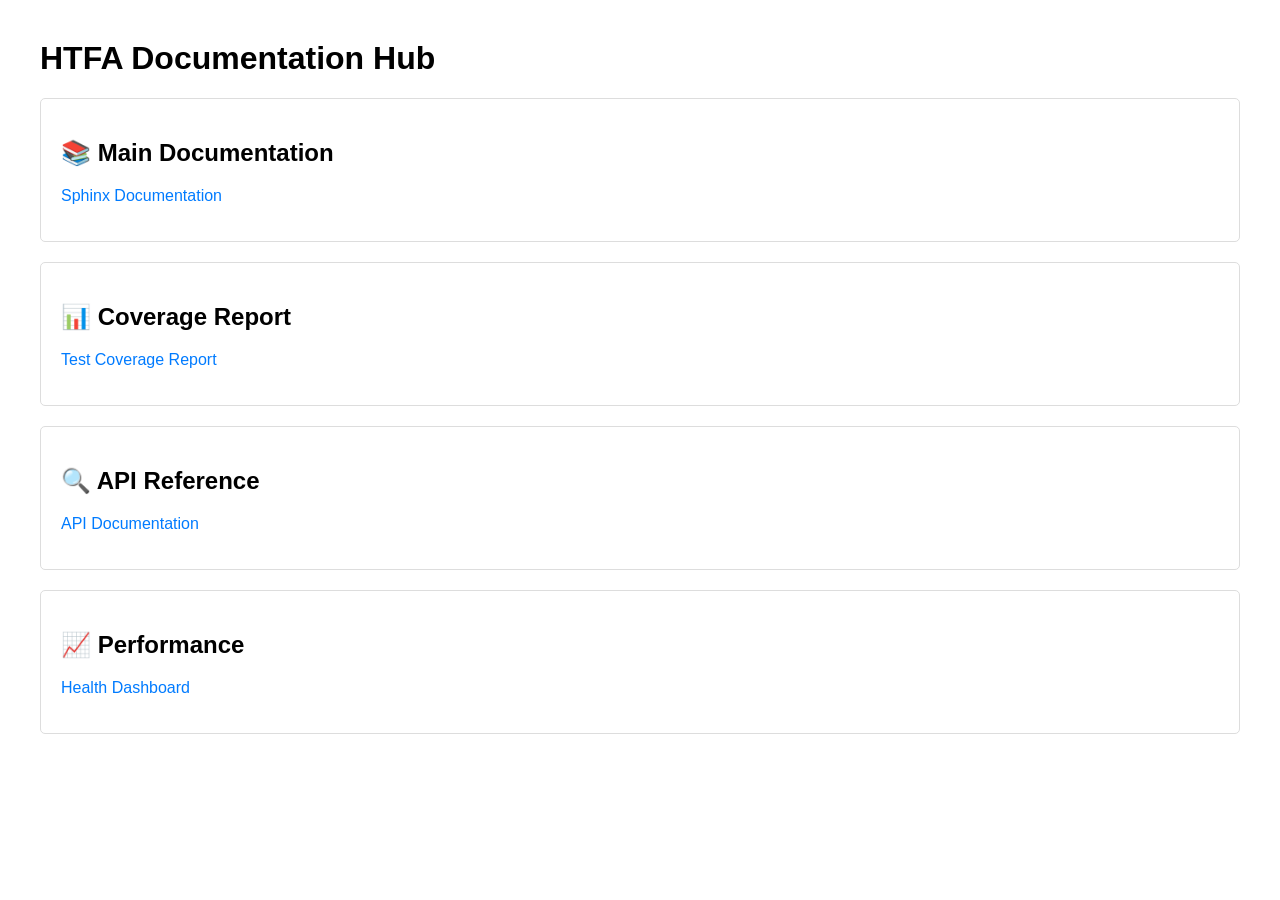
<file: index.html>
<!DOCTYPE html>
<html>
<head>
    <title>HTFA Documentation Hub</title>
    <style>
        body { font-family: Arial, sans-serif; margin: 40px; }
        .doc-section { 
            margin: 20px 0; 
            padding: 20px; 
            border: 1px solid #ddd; 
            border-radius: 5px;
        }
        a { color: #007bff; text-decoration: none; }
        a:hover { text-decoration: underline; }
    </style>
</head>
<body>
    <h1>HTFA Documentation Hub</h1>
    
    <div class="doc-section">
        <h2>📚 Main Documentation</h2>
        <p><a href="html/index.html">Sphinx Documentation</a></p>
    </div>
    
    <div class="doc-section">
        <h2>📊 Coverage Report</h2>
        <p><a href="coverage/index.html">Test Coverage Report</a></p>
    </div>
    
    <div class="doc-section">
        <h2>🔍 API Reference</h2>
        <p><a href="html/api/modules.html">API Documentation</a></p>
    </div>
    
    <div class="doc-section">
        <h2>📈 Performance</h2>
        <p><a href="../../../monitoring/health-dashboard.html">Health Dashboard</a></p>
    </div>
</body>
</html>
</file>
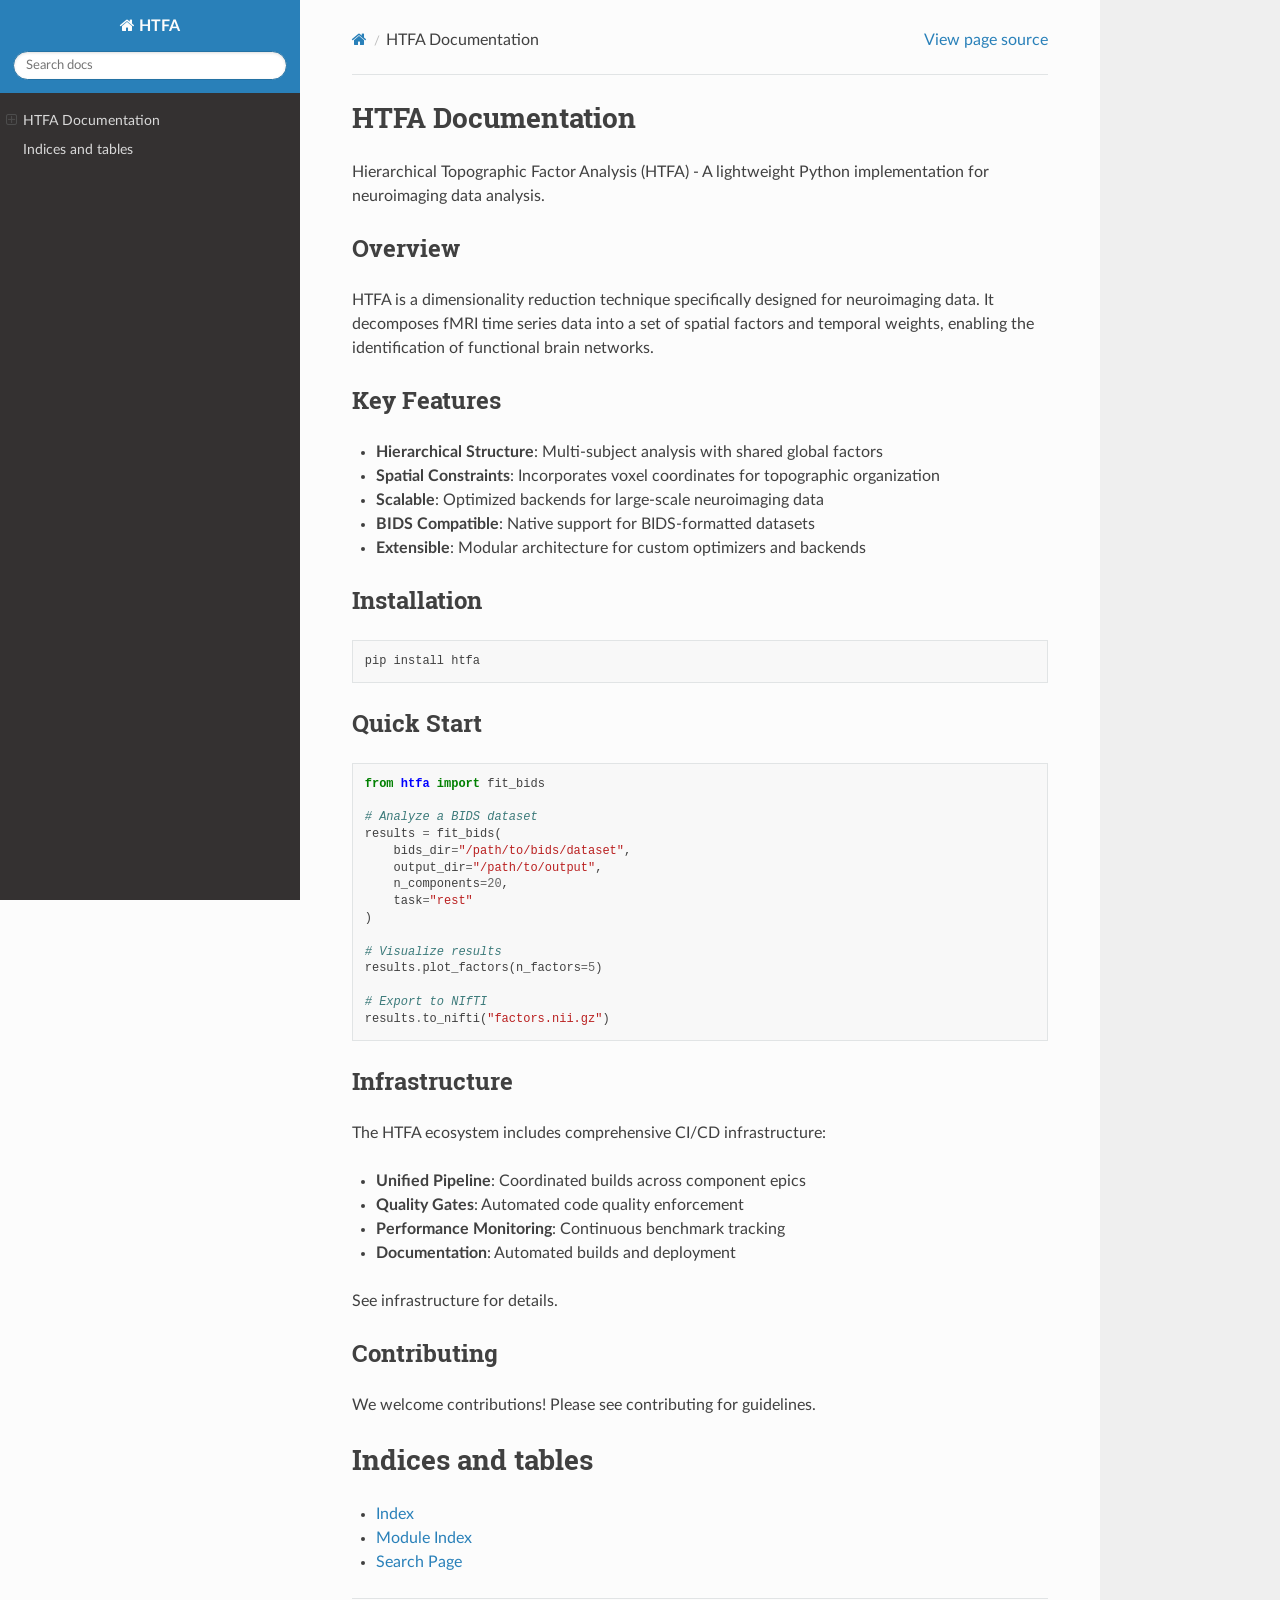
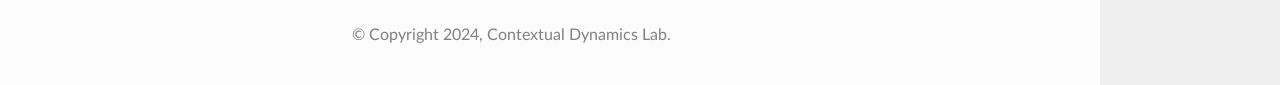
<file: html/index.html>
<!DOCTYPE html>
<html class="writer-html5" lang="en" data-content_root="./">
<head>
  <meta charset="utf-8" /><meta name="viewport" content="width=device-width, initial-scale=1" />

  <meta name="viewport" content="width=device-width, initial-scale=1.0" />
  <title>HTFA Documentation &mdash; HTFA Documentation</title>
      <link rel="stylesheet" type="text/css" href="_static/pygments.css?v=b86133f3" />
      <link rel="stylesheet" type="text/css" href="_static/css/theme.css?v=e59714d7" />

  
      <script src="_static/jquery.js?v=5d32c60e"></script>
      <script src="_static/_sphinx_javascript_frameworks_compat.js?v=2cd50e6c"></script>
      <script src="_static/documentation_options.js?v=01f34227"></script>
      <script src="_static/doctools.js?v=9a2dae69"></script>
      <script src="_static/sphinx_highlight.js?v=dc90522c"></script>
    <script src="_static/js/theme.js"></script>
    <link rel="index" title="Index" href="genindex.html" />
    <link rel="search" title="Search" href="search.html" /> 
</head>

<body class="wy-body-for-nav"> 
  <div class="wy-grid-for-nav">
    <nav data-toggle="wy-nav-shift" class="wy-nav-side">
      <div class="wy-side-scroll">
        <div class="wy-side-nav-search" >

          
          
          <a href="#" class="icon icon-home">
            HTFA
          </a>
<div role="search">
  <form id="rtd-search-form" class="wy-form" action="search.html" method="get">
    <input type="text" name="q" placeholder="Search docs" aria-label="Search docs" />
    <input type="hidden" name="check_keywords" value="yes" />
    <input type="hidden" name="area" value="default" />
  </form>
</div>
        </div><div class="wy-menu wy-menu-vertical" data-spy="affix" role="navigation" aria-label="Navigation menu">
              <!-- Local TOC -->
              <div class="local-toc"><ul>
<li><a class="reference internal" href="#">HTFA Documentation</a><ul>
<li><a class="reference internal" href="#overview">Overview</a></li>
<li><a class="reference internal" href="#key-features">Key Features</a></li>
<li><a class="reference internal" href="#installation">Installation</a></li>
<li><a class="reference internal" href="#quick-start">Quick Start</a></li>
<li><a class="reference internal" href="#infrastructure">Infrastructure</a></li>
<li><a class="reference internal" href="#contributing">Contributing</a></li>
</ul>
</li>
<li><a class="reference internal" href="#indices-and-tables">Indices and tables</a></li>
</ul>
</div>
        </div>
      </div>
    </nav>

    <section data-toggle="wy-nav-shift" class="wy-nav-content-wrap"><nav class="wy-nav-top" aria-label="Mobile navigation menu" >
          <i data-toggle="wy-nav-top" class="fa fa-bars"></i>
          <a href="#">HTFA</a>
      </nav>

      <div class="wy-nav-content">
        <div class="rst-content style-external-links">
          <div role="navigation" aria-label="Page navigation">
  <ul class="wy-breadcrumbs">
      <li><a href="#" class="icon icon-home" aria-label="Home"></a></li>
      <li class="breadcrumb-item active">HTFA Documentation</li>
      <li class="wy-breadcrumbs-aside">
            <a href="_sources/index.rst.txt" rel="nofollow"> View page source</a>
      </li>
  </ul>
  <hr/>
</div>
          <div role="main" class="document" itemscope="itemscope" itemtype="http://schema.org/Article">
           <div itemprop="articleBody">
             
  <section id="htfa-documentation">
<h1>HTFA Documentation<a class="headerlink" href="#htfa-documentation" title="Link to this heading"></a></h1>
<p>Hierarchical Topographic Factor Analysis (HTFA) - A lightweight Python implementation for neuroimaging data analysis.</p>
<div class="toctree-wrapper compound">
</div>
<section id="overview">
<h2>Overview<a class="headerlink" href="#overview" title="Link to this heading"></a></h2>
<p>HTFA is a dimensionality reduction technique specifically designed for neuroimaging data. It decomposes fMRI time series data into a set of spatial factors and temporal weights, enabling the identification of functional brain networks.</p>
</section>
<section id="key-features">
<h2>Key Features<a class="headerlink" href="#key-features" title="Link to this heading"></a></h2>
<ul class="simple">
<li><p><strong>Hierarchical Structure</strong>: Multi-subject analysis with shared global factors</p></li>
<li><p><strong>Spatial Constraints</strong>: Incorporates voxel coordinates for topographic organization</p></li>
<li><p><strong>Scalable</strong>: Optimized backends for large-scale neuroimaging data</p></li>
<li><p><strong>BIDS Compatible</strong>: Native support for BIDS-formatted datasets</p></li>
<li><p><strong>Extensible</strong>: Modular architecture for custom optimizers and backends</p></li>
</ul>
</section>
<section id="installation">
<h2>Installation<a class="headerlink" href="#installation" title="Link to this heading"></a></h2>
<div class="highlight-bash notranslate"><div class="highlight"><pre><span></span>pip<span class="w"> </span>install<span class="w"> </span>htfa
</pre></div>
</div>
</section>
<section id="quick-start">
<h2>Quick Start<a class="headerlink" href="#quick-start" title="Link to this heading"></a></h2>
<div class="highlight-python notranslate"><div class="highlight"><pre><span></span><span class="kn">from</span><span class="w"> </span><span class="nn">htfa</span><span class="w"> </span><span class="kn">import</span> <span class="n">fit_bids</span>

<span class="c1"># Analyze a BIDS dataset</span>
<span class="n">results</span> <span class="o">=</span> <span class="n">fit_bids</span><span class="p">(</span>
    <span class="n">bids_dir</span><span class="o">=</span><span class="s2">&quot;/path/to/bids/dataset&quot;</span><span class="p">,</span>
    <span class="n">output_dir</span><span class="o">=</span><span class="s2">&quot;/path/to/output&quot;</span><span class="p">,</span>
    <span class="n">n_components</span><span class="o">=</span><span class="mi">20</span><span class="p">,</span>
    <span class="n">task</span><span class="o">=</span><span class="s2">&quot;rest&quot;</span>
<span class="p">)</span>

<span class="c1"># Visualize results</span>
<span class="n">results</span><span class="o">.</span><span class="n">plot_factors</span><span class="p">(</span><span class="n">n_factors</span><span class="o">=</span><span class="mi">5</span><span class="p">)</span>

<span class="c1"># Export to NIfTI</span>
<span class="n">results</span><span class="o">.</span><span class="n">to_nifti</span><span class="p">(</span><span class="s2">&quot;factors.nii.gz&quot;</span><span class="p">)</span>
</pre></div>
</div>
</section>
<section id="infrastructure">
<h2>Infrastructure<a class="headerlink" href="#infrastructure" title="Link to this heading"></a></h2>
<p>The HTFA ecosystem includes comprehensive CI/CD infrastructure:</p>
<ul class="simple">
<li><p><strong>Unified Pipeline</strong>: Coordinated builds across component epics</p></li>
<li><p><strong>Quality Gates</strong>: Automated code quality enforcement</p></li>
<li><p><strong>Performance Monitoring</strong>: Continuous benchmark tracking</p></li>
<li><p><strong>Documentation</strong>: Automated builds and deployment</p></li>
</ul>
<p>See <span class="xref std std-doc">infrastructure</span> for details.</p>
</section>
<section id="contributing">
<h2>Contributing<a class="headerlink" href="#contributing" title="Link to this heading"></a></h2>
<p>We welcome contributions! Please see <span class="xref std std-doc">contributing</span> for guidelines.</p>
</section>
</section>
<section id="indices-and-tables">
<h1>Indices and tables<a class="headerlink" href="#indices-and-tables" title="Link to this heading"></a></h1>
<ul class="simple">
<li><p><a class="reference internal" href="genindex.html"><span class="std std-ref">Index</span></a></p></li>
<li><p><a class="reference internal" href="py-modindex.html"><span class="std std-ref">Module Index</span></a></p></li>
<li><p><a class="reference internal" href="search.html"><span class="std std-ref">Search Page</span></a></p></li>
</ul>
</section>


           </div>
          </div>
          <footer>

  <hr/>

  <div role="contentinfo">
    <p>&#169; Copyright 2024, Contextual Dynamics Lab.</p>
  </div>

   

</footer>
        </div>
      </div>
    </section>
  </div>
  <script>
      jQuery(function () {
          SphinxRtdTheme.Navigation.enable(true);
      });
  </script> 

</body>
</html>
</file>
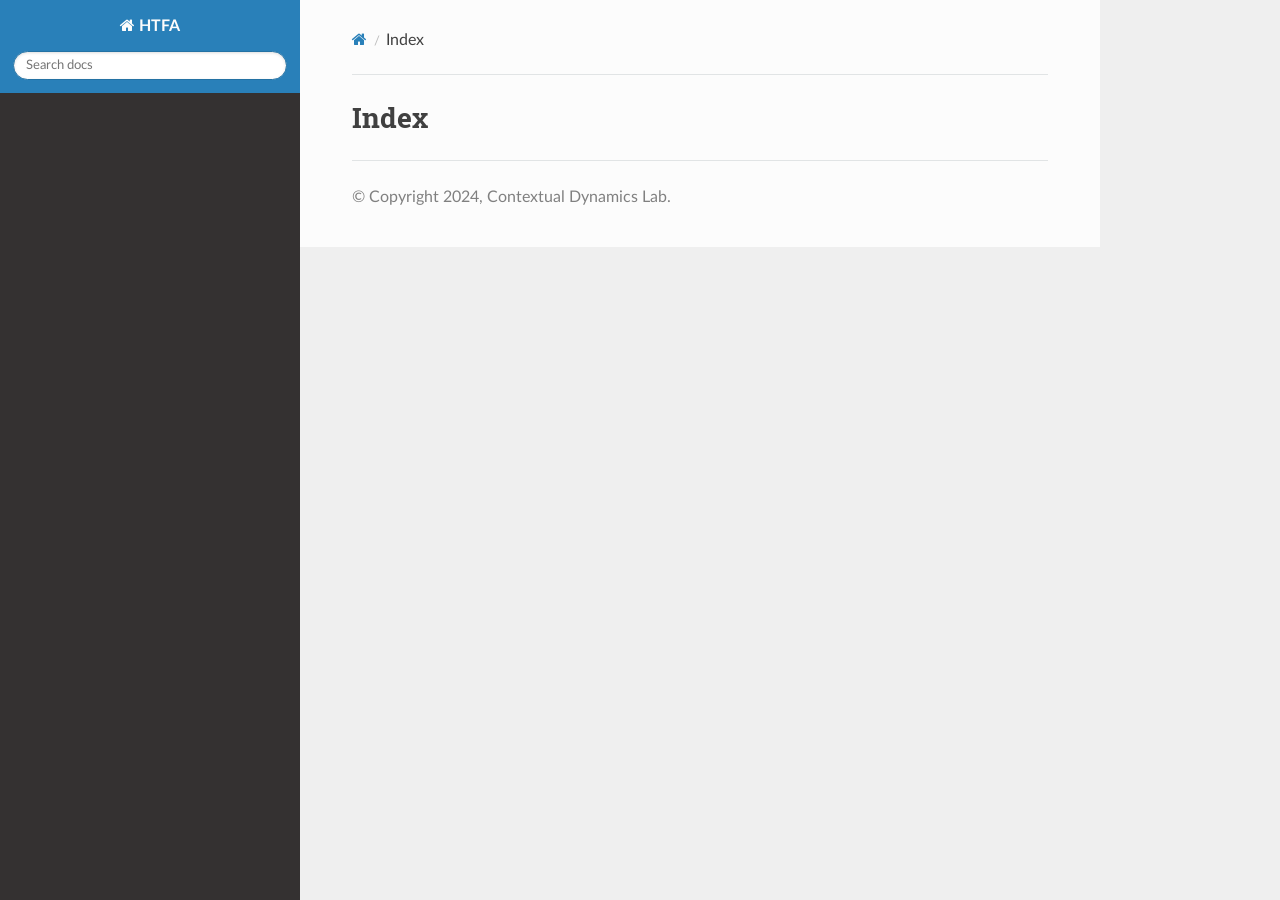
<file: html/genindex.html>
<!DOCTYPE html>
<html class="writer-html5" lang="en" data-content_root="./">
<head>
  <meta charset="utf-8" />
  <meta name="viewport" content="width=device-width, initial-scale=1.0" />
  <title>Index &mdash; HTFA Documentation</title>
      <link rel="stylesheet" type="text/css" href="_static/pygments.css?v=b86133f3" />
      <link rel="stylesheet" type="text/css" href="_static/css/theme.css?v=e59714d7" />

  
      <script src="_static/jquery.js?v=5d32c60e"></script>
      <script src="_static/_sphinx_javascript_frameworks_compat.js?v=2cd50e6c"></script>
      <script src="_static/documentation_options.js?v=01f34227"></script>
      <script src="_static/doctools.js?v=9a2dae69"></script>
      <script src="_static/sphinx_highlight.js?v=dc90522c"></script>
    <script src="_static/js/theme.js"></script>
    <link rel="index" title="Index" href="#" />
    <link rel="search" title="Search" href="search.html" /> 
</head>

<body class="wy-body-for-nav"> 
  <div class="wy-grid-for-nav">
    <nav data-toggle="wy-nav-shift" class="wy-nav-side">
      <div class="wy-side-scroll">
        <div class="wy-side-nav-search" >

          
          
          <a href="index.html" class="icon icon-home">
            HTFA
          </a>
<div role="search">
  <form id="rtd-search-form" class="wy-form" action="search.html" method="get">
    <input type="text" name="q" placeholder="Search docs" aria-label="Search docs" />
    <input type="hidden" name="check_keywords" value="yes" />
    <input type="hidden" name="area" value="default" />
  </form>
</div>
        </div><div class="wy-menu wy-menu-vertical" data-spy="affix" role="navigation" aria-label="Navigation menu">
              <!-- Local TOC -->
              <div class="local-toc"></div>
        </div>
      </div>
    </nav>

    <section data-toggle="wy-nav-shift" class="wy-nav-content-wrap"><nav class="wy-nav-top" aria-label="Mobile navigation menu" >
          <i data-toggle="wy-nav-top" class="fa fa-bars"></i>
          <a href="index.html">HTFA</a>
      </nav>

      <div class="wy-nav-content">
        <div class="rst-content style-external-links">
          <div role="navigation" aria-label="Page navigation">
  <ul class="wy-breadcrumbs">
      <li><a href="index.html" class="icon icon-home" aria-label="Home"></a></li>
      <li class="breadcrumb-item active">Index</li>
      <li class="wy-breadcrumbs-aside">
      </li>
  </ul>
  <hr/>
</div>
          <div role="main" class="document" itemscope="itemscope" itemtype="http://schema.org/Article">
           <div itemprop="articleBody">
             

<h1 id="index">Index</h1>

<div class="genindex-jumpbox">
 
</div>


           </div>
          </div>
          <footer>

  <hr/>

  <div role="contentinfo">
    <p>&#169; Copyright 2024, Contextual Dynamics Lab.</p>
  </div>

   

</footer>
        </div>
      </div>
    </section>
  </div>
  <script>
      jQuery(function () {
          SphinxRtdTheme.Navigation.enable(true);
      });
  </script> 

</body>
</html>
</file>
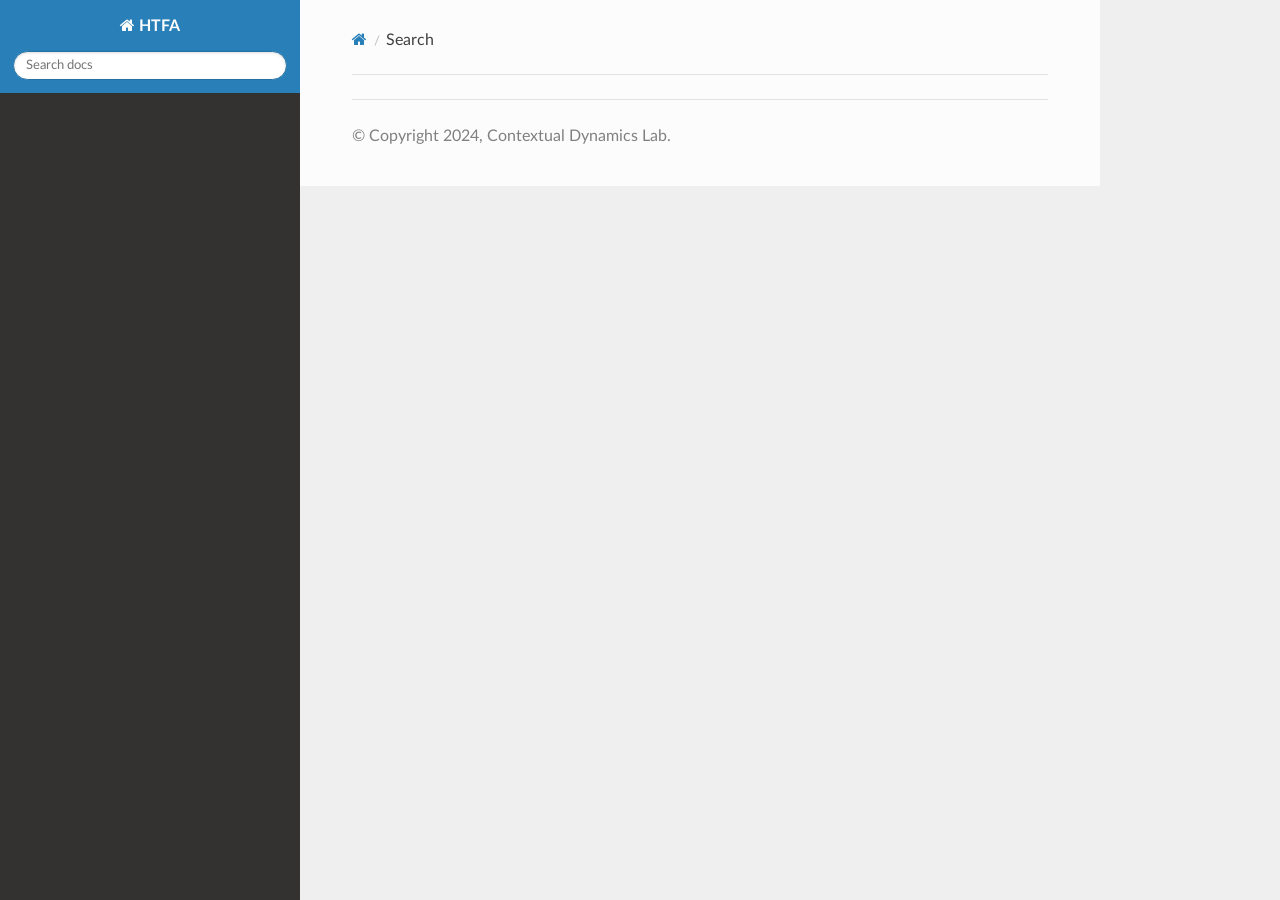
<file: html/search.html>
<!DOCTYPE html>
<html class="writer-html5" lang="en" data-content_root="./">
<head>
  <meta charset="utf-8" />
  <meta name="viewport" content="width=device-width, initial-scale=1.0" />
  <title>Search &mdash; HTFA Documentation</title>
      <link rel="stylesheet" type="text/css" href="_static/pygments.css?v=b86133f3" />
      <link rel="stylesheet" type="text/css" href="_static/css/theme.css?v=e59714d7" />

  
    
      <script src="_static/jquery.js?v=5d32c60e"></script>
      <script src="_static/_sphinx_javascript_frameworks_compat.js?v=2cd50e6c"></script>
      <script src="_static/documentation_options.js?v=01f34227"></script>
      <script src="_static/doctools.js?v=9a2dae69"></script>
      <script src="_static/sphinx_highlight.js?v=dc90522c"></script>
    <script src="_static/js/theme.js"></script>
    <script src="_static/searchtools.js"></script>
    <script src="_static/language_data.js"></script>
    <link rel="index" title="Index" href="genindex.html" />
    <link rel="search" title="Search" href="#" /> 
</head>

<body class="wy-body-for-nav"> 
  <div class="wy-grid-for-nav">
    <nav data-toggle="wy-nav-shift" class="wy-nav-side">
      <div class="wy-side-scroll">
        <div class="wy-side-nav-search" >

          
          
          <a href="index.html" class="icon icon-home">
            HTFA
          </a>
<div role="search">
  <form id="rtd-search-form" class="wy-form" action="#" method="get">
    <input type="text" name="q" placeholder="Search docs" aria-label="Search docs" />
    <input type="hidden" name="check_keywords" value="yes" />
    <input type="hidden" name="area" value="default" />
  </form>
</div>
        </div><div class="wy-menu wy-menu-vertical" data-spy="affix" role="navigation" aria-label="Navigation menu">
              <!-- Local TOC -->
              <div class="local-toc"></div>
        </div>
      </div>
    </nav>

    <section data-toggle="wy-nav-shift" class="wy-nav-content-wrap"><nav class="wy-nav-top" aria-label="Mobile navigation menu" >
          <i data-toggle="wy-nav-top" class="fa fa-bars"></i>
          <a href="index.html">HTFA</a>
      </nav>

      <div class="wy-nav-content">
        <div class="rst-content style-external-links">
          <div role="navigation" aria-label="Page navigation">
  <ul class="wy-breadcrumbs">
      <li><a href="index.html" class="icon icon-home" aria-label="Home"></a></li>
      <li class="breadcrumb-item active">Search</li>
      <li class="wy-breadcrumbs-aside">
      </li>
  </ul>
  <hr/>
</div>
          <div role="main" class="document" itemscope="itemscope" itemtype="http://schema.org/Article">
           <div itemprop="articleBody">
             
  <noscript>
  <div id="fallback" class="admonition warning">
    <p class="last">
      Please activate JavaScript to enable the search functionality.
    </p>
  </div>
  </noscript>

  
  <div id="search-results">
  
  </div>

           </div>
          </div>
          <footer>

  <hr/>

  <div role="contentinfo">
    <p>&#169; Copyright 2024, Contextual Dynamics Lab.</p>
  </div>

   

</footer>
        </div>
      </div>
    </section>
  </div>
  <script>
      jQuery(function () {
          SphinxRtdTheme.Navigation.enable(true);
      });
  </script>
  <script>
    jQuery(function() { Search.loadIndex("searchindex.js"); });
  </script>
  
  <script id="searchindexloader"></script>
   


</body>
</html>
</file>
<file: html/_static/pygments.css>
pre { line-height: 125%; }
td.linenos .normal { color: inherit; background-color: transparent; padding-left: 5px; padding-right: 5px; }
span.linenos { color: inherit; background-color: transparent; padding-left: 5px; padding-right: 5px; }
td.linenos .special { color: #000000; background-color: #ffffc0; padding-left: 5px; padding-right: 5px; }
span.linenos.special { color: #000000; background-color: #ffffc0; padding-left: 5px; padding-right: 5px; }
.highlight .hll { background-color: #ffffcc }
.highlight { background: #f8f8f8; }
.highlight .c { color: #3D7B7B; font-style: italic } /* Comment */
.highlight .err { border: 1px solid #F00 } /* Error */
.highlight .k { color: #008000; font-weight: bold } /* Keyword */
.highlight .o { color: #666 } /* Operator */
.highlight .ch { color: #3D7B7B; font-style: italic } /* Comment.Hashbang */
.highlight .cm { color: #3D7B7B; font-style: italic } /* Comment.Multiline */
.highlight .cp { color: #9C6500 } /* Comment.Preproc */
.highlight .cpf { color: #3D7B7B; font-style: italic } /* Comment.PreprocFile */
.highlight .c1 { color: #3D7B7B; font-style: italic } /* Comment.Single */
.highlight .cs { color: #3D7B7B; font-style: italic } /* Comment.Special */
.highlight .gd { color: #A00000 } /* Generic.Deleted */
.highlight .ge { font-style: italic } /* Generic.Emph */
.highlight .ges { font-weight: bold; font-style: italic } /* Generic.EmphStrong */
.highlight .gr { color: #E40000 } /* Generic.Error */
.highlight .gh { color: #000080; font-weight: bold } /* Generic.Heading */
.highlight .gi { color: #008400 } /* Generic.Inserted */
.highlight .go { color: #717171 } /* Generic.Output */
.highlight .gp { color: #000080; font-weight: bold } /* Generic.Prompt */
.highlight .gs { font-weight: bold } /* Generic.Strong */
.highlight .gu { color: #800080; font-weight: bold } /* Generic.Subheading */
.highlight .gt { color: #04D } /* Generic.Traceback */
.highlight .kc { color: #008000; font-weight: bold } /* Keyword.Constant */
.highlight .kd { color: #008000; font-weight: bold } /* Keyword.Declaration */
.highlight .kn { color: #008000; font-weight: bold } /* Keyword.Namespace */
.highlight .kp { color: #008000 } /* Keyword.Pseudo */
.highlight .kr { color: #008000; font-weight: bold } /* Keyword.Reserved */
.highlight .kt { color: #B00040 } /* Keyword.Type */
.highlight .m { color: #666 } /* Literal.Number */
.highlight .s { color: #BA2121 } /* Literal.String */
.highlight .na { color: #687822 } /* Name.Attribute */
.highlight .nb { color: #008000 } /* Name.Builtin */
.highlight .nc { color: #00F; font-weight: bold } /* Name.Class */
.highlight .no { color: #800 } /* Name.Constant */
.highlight .nd { color: #A2F } /* Name.Decorator */
.highlight .ni { color: #717171; font-weight: bold } /* Name.Entity */
.highlight .ne { color: #CB3F38; font-weight: bold } /* Name.Exception */
.highlight .nf { color: #00F } /* Name.Function */
.highlight .nl { color: #767600 } /* Name.Label */
.highlight .nn { color: #00F; font-weight: bold } /* Name.Namespace */
.highlight .nt { color: #008000; font-weight: bold } /* Name.Tag */
.highlight .nv { color: #19177C } /* Name.Variable */
.highlight .ow { color: #A2F; font-weight: bold } /* Operator.Word */
.highlight .w { color: #BBB } /* Text.Whitespace */
.highlight .mb { color: #666 } /* Literal.Number.Bin */
.highlight .mf { color: #666 } /* Literal.Number.Float */
.highlight .mh { color: #666 } /* Literal.Number.Hex */
.highlight .mi { color: #666 } /* Literal.Number.Integer */
.highlight .mo { color: #666 } /* Literal.Number.Oct */
.highlight .sa { color: #BA2121 } /* Literal.String.Affix */
.highlight .sb { color: #BA2121 } /* Literal.String.Backtick */
.highlight .sc { color: #BA2121 } /* Literal.String.Char */
.highlight .dl { color: #BA2121 } /* Literal.String.Delimiter */
.highlight .sd { color: #BA2121; font-style: italic } /* Literal.String.Doc */
.highlight .s2 { color: #BA2121 } /* Literal.String.Double */
.highlight .se { color: #AA5D1F; font-weight: bold } /* Literal.String.Escape */
.highlight .sh { color: #BA2121 } /* Literal.String.Heredoc */
.highlight .si { color: #A45A77; font-weight: bold } /* Literal.String.Interpol */
.highlight .sx { color: #008000 } /* Literal.String.Other */
.highlight .sr { color: #A45A77 } /* Literal.String.Regex */
.highlight .s1 { color: #BA2121 } /* Literal.String.Single */
.highlight .ss { color: #19177C } /* Literal.String.Symbol */
.highlight .bp { color: #008000 } /* Name.Builtin.Pseudo */
.highlight .fm { color: #00F } /* Name.Function.Magic */
.highlight .vc { color: #19177C } /* Name.Variable.Class */
.highlight .vg { color: #19177C } /* Name.Variable.Global */
.highlight .vi { color: #19177C } /* Name.Variable.Instance */
.highlight .vm { color: #19177C } /* Name.Variable.Magic */
.highlight .il { color: #666 } /* Literal.Number.Integer.Long */
</file>
<file: html/_static/css/theme.css>
html{box-sizing:border-box}*,:after,:before{box-sizing:inherit}article,aside,details,figcaption,figure,footer,header,hgroup,nav,section{display:block}audio,canvas,video{display:inline-block;*display:inline;*zoom:1}[hidden],audio:not([controls]){display:none}*{-webkit-box-sizing:border-box;-moz-box-sizing:border-box;box-sizing:border-box}html{font-size:100%;-webkit-text-size-adjust:100%;-ms-text-size-adjust:100%}body{margin:0}a:active,a:hover{outline:0}abbr[title]{border-bottom:1px dotted}b,strong{font-weight:700}blockquote{margin:0}dfn{font-style:italic}ins{background:#ff9;text-decoration:none}ins,mark{color:#000}mark{background:#ff0;font-style:italic;font-weight:700}.rst-content code,.rst-content tt,code,kbd,pre,samp{font-family:monospace,serif;_font-family:courier new,monospace;font-size:1em}pre{white-space:pre}q{quotes:none}q:after,q:before{content:"";content:none}small{font-size:85%}sub,sup{font-size:75%;line-height:0;position:relative;vertical-align:baseline}sup{top:-.5em}sub{bottom:-.25em}dl,ol,ul{margin:0;padding:0;list-style:none;list-style-image:none}li{list-style:none}dd{margin:0}img{border:0;-ms-interpolation-mode:bicubic;vertical-align:middle;max-width:100%}svg:not(:root){overflow:hidden}figure,form{margin:0}label{cursor:pointer}button,input,select,textarea{font-size:100%;margin:0;vertical-align:baseline;*vertical-align:middle}button,input{line-height:normal}button,input[type=button],input[type=reset],input[type=submit]{cursor:pointer;-webkit-appearance:button;*overflow:visible}button[disabled],input[disabled]{cursor:default}input[type=search]{-webkit-appearance:textfield;-moz-box-sizing:content-box;-webkit-box-sizing:content-box;box-sizing:content-box}textarea{resize:vertical}table{border-collapse:collapse;border-spacing:0}td{vertical-align:top}.chromeframe{margin:.2em 0;background:#ccc;color:#000;padding:.2em 0}.ir{display:block;border:0;text-indent:-999em;overflow:hidden;background-color:transparent;background-repeat:no-repeat;text-align:left;direction:ltr;*line-height:0}.ir br{display:none}.hidden{display:none!important;visibility:hidden}.visuallyhidden{border:0;clip:rect(0 0 0 0);height:1px;margin:-1px;overflow:hidden;padding:0;position:absolute;width:1px}.visuallyhidden.focusable:active,.visuallyhidden.focusable:focus{clip:auto;height:auto;margin:0;overflow:visible;position:static;width:auto}.invisible{visibility:hidden}.relative{position:relative}big,small{font-size:100%}@media print{body,html,section{background:none!important}*{box-shadow:none!important;text-shadow:none!important;filter:none!important;-ms-filter:none!important}a,a:visited{text-decoration:underline}.ir a:after,a[href^="#"]:after,a[href^="javascript:"]:after{content:""}blockquote,pre{page-break-inside:avoid}thead{display:table-header-group}img,tr{page-break-inside:avoid}img{max-width:100%!important}@page{margin:.5cm}.rst-content .toctree-wrapper>p.caption,h2,h3,p{orphans:3;widows:3}.rst-content .toctree-wrapper>p.caption,h2,h3{page-break-after:avoid}}.btn,.fa:before,.icon:before,.rst-content .admonition,.rst-content .admonition-title:before,.rst-content .admonition-todo,.rst-content .attention,.rst-content .caution,.rst-content .code-block-caption .headerlink:before,.rst-content .danger,.rst-content .eqno .headerlink:before,.rst-content .error,.rst-content .hint,.rst-content .important,.rst-content .note,.rst-content .seealso,.rst-content .tip,.rst-content .warning,.rst-content code.download span:first-child:before,.rst-content dl dt .headerlink:before,.rst-content h1 .headerlink:before,.rst-content h2 .headerlink:before,.rst-content h3 .headerlink:before,.rst-content h4 .headerlink:before,.rst-content h5 .headerlink:before,.rst-content h6 .headerlink:before,.rst-content p.caption .headerlink:before,.rst-content p .headerlink:before,.rst-content table>caption .headerlink:before,.rst-content tt.download span:first-child:before,.wy-alert,.wy-dropdown .caret:before,.wy-inline-validate.wy-inline-validate-danger .wy-input-context:before,.wy-inline-validate.wy-inline-validate-info .wy-input-context:before,.wy-inline-validate.wy-inline-validate-success .wy-input-context:before,.wy-inline-validate.wy-inline-validate-warning .wy-input-context:before,.wy-menu-vertical li.current>a button.toctree-expand:before,.wy-menu-vertical li.on a button.toctree-expand:before,.wy-menu-vertical li button.toctree-expand:before,input[type=color],input[type=date],input[type=datetime-local],input[type=datetime],input[type=email],input[type=month],input[type=number],input[type=password],input[type=search],input[type=tel],input[type=text],input[type=time],input[type=url],input[type=week],select,textarea{-webkit-font-smoothing:antialiased}.clearfix{*zoom:1}.clearfix:after,.clearfix:before{display:table;content:""}.clearfix:after{clear:both}/*!
 *  Font Awesome 4.7.0 by @davegandy - http://fontawesome.io - @fontawesome
 *  License - http://fontawesome.io/license (Font: SIL OFL 1.1, CSS: MIT License)
 */@font-face{font-family:FontAwesome;src:url(fonts/fontawesome-webfont.eot?674f50d287a8c48dc19ba404d20fe713);src:url(fonts/fontawesome-webfont.eot?674f50d287a8c48dc19ba404d20fe713?#iefix&v=4.7.0) format("embedded-opentype"),url(fonts/fontawesome-webfont.woff2?af7ae505a9eed503f8b8e6982036873e) format("woff2"),url(fonts/fontawesome-webfont.woff?fee66e712a8a08eef5805a46892932ad) format("woff"),url(fonts/fontawesome-webfont.ttf?b06871f281fee6b241d60582ae9369b9) format("truetype"),url(fonts/fontawesome-webfont.svg?912ec66d7572ff821749319396470bde#fontawesomeregular) format("svg");font-weight:400;font-style:normal}.fa,.icon,.rst-content .admonition-title,.rst-content .code-block-caption .headerlink,.rst-content .eqno .headerlink,.rst-content code.download span:first-child,.rst-content dl dt .headerlink,.rst-content h1 .headerlink,.rst-content h2 .headerlink,.rst-content h3 .headerlink,.rst-content h4 .headerlink,.rst-content h5 .headerlink,.rst-content h6 .headerlink,.rst-content p.caption .headerlink,.rst-content p .headerlink,.rst-content table>caption .headerlink,.rst-content tt.download span:first-child,.wy-menu-vertical li.current>a button.toctree-expand,.wy-menu-vertical li.on a button.toctree-expand,.wy-menu-vertical li button.toctree-expand{display:inline-block;font:normal normal normal 14px/1 FontAwesome;font-size:inherit;text-rendering:auto;-webkit-font-smoothing:antialiased;-moz-osx-font-smoothing:grayscale}.fa-lg{font-size:1.33333em;line-height:.75em;vertical-align:-15%}.fa-2x{font-size:2em}.fa-3x{font-size:3em}.fa-4x{font-size:4em}.fa-5x{font-size:5em}.fa-fw{width:1.28571em;text-align:center}.fa-ul{padding-left:0;margin-left:2.14286em;list-style-type:none}.fa-ul>li{position:relative}.fa-li{position:absolute;left:-2.14286em;width:2.14286em;top:.14286em;text-align:center}.fa-li.fa-lg{left:-1.85714em}.fa-border{padding:.2em .25em .15em;border:.08em solid #eee;border-radius:.1em}.fa-pull-left{float:left}.fa-pull-right{float:right}.fa-pull-left.icon,.fa.fa-pull-left,.rst-content .code-block-caption .fa-pull-left.headerlink,.rst-content .eqno .fa-pull-left.headerlink,.rst-content .fa-pull-left.admonition-title,.rst-content code.download span.fa-pull-left:first-child,.rst-content dl dt .fa-pull-left.headerlink,.rst-content h1 .fa-pull-left.headerlink,.rst-content h2 .fa-pull-left.headerlink,.rst-content h3 .fa-pull-left.headerlink,.rst-content h4 .fa-pull-left.headerlink,.rst-content h5 .fa-pull-left.headerlink,.rst-content h6 .fa-pull-left.headerlink,.rst-content p .fa-pull-left.headerlink,.rst-content table>caption .fa-pull-left.headerlink,.rst-content tt.download span.fa-pull-left:first-child,.wy-menu-vertical li.current>a button.fa-pull-left.toctree-expand,.wy-menu-vertical li.on a button.fa-pull-left.toctree-expand,.wy-menu-vertical li button.fa-pull-left.toctree-expand{margin-right:.3em}.fa-pull-right.icon,.fa.fa-pull-right,.rst-content .code-block-caption .fa-pull-right.headerlink,.rst-content .eqno .fa-pull-right.headerlink,.rst-content .fa-pull-right.admonition-title,.rst-content code.download span.fa-pull-right:first-child,.rst-content dl dt .fa-pull-right.headerlink,.rst-content h1 .fa-pull-right.headerlink,.rst-content h2 .fa-pull-right.headerlink,.rst-content h3 .fa-pull-right.headerlink,.rst-content h4 .fa-pull-right.headerlink,.rst-content h5 .fa-pull-right.headerlink,.rst-content h6 .fa-pull-right.headerlink,.rst-content p .fa-pull-right.headerlink,.rst-content table>caption .fa-pull-right.headerlink,.rst-content tt.download span.fa-pull-right:first-child,.wy-menu-vertical li.current>a button.fa-pull-right.toctree-expand,.wy-menu-vertical li.on a button.fa-pull-right.toctree-expand,.wy-menu-vertical li button.fa-pull-right.toctree-expand{margin-left:.3em}.pull-right{float:right}.pull-left{float:left}.fa.pull-left,.pull-left.icon,.rst-content .code-block-caption .pull-left.headerlink,.rst-content .eqno .pull-left.headerlink,.rst-content .pull-left.admonition-title,.rst-content code.download span.pull-left:first-child,.rst-content dl dt .pull-left.headerlink,.rst-content h1 .pull-left.headerlink,.rst-content h2 .pull-left.headerlink,.rst-content h3 .pull-left.headerlink,.rst-content h4 .pull-left.headerlink,.rst-content h5 .pull-left.headerlink,.rst-content h6 .pull-left.headerlink,.rst-content p .pull-left.headerlink,.rst-content table>caption .pull-left.headerlink,.rst-content tt.download span.pull-left:first-child,.wy-menu-vertical li.current>a button.pull-left.toctree-expand,.wy-menu-vertical li.on a button.pull-left.toctree-expand,.wy-menu-vertical li button.pull-left.toctree-expand{margin-right:.3em}.fa.pull-right,.pull-right.icon,.rst-content .code-block-caption .pull-right.headerlink,.rst-content .eqno .pull-right.headerlink,.rst-content .pull-right.admonition-title,.rst-content code.download span.pull-right:first-child,.rst-content dl dt .pull-right.headerlink,.rst-content h1 .pull-right.headerlink,.rst-content h2 .pull-right.headerlink,.rst-content h3 .pull-right.headerlink,.rst-content h4 .pull-right.headerlink,.rst-content h5 .pull-right.headerlink,.rst-content h6 .pull-right.headerlink,.rst-content p .pull-right.headerlink,.rst-content table>caption .pull-right.headerlink,.rst-content tt.download span.pull-right:first-child,.wy-menu-vertical li.current>a button.pull-right.toctree-expand,.wy-menu-vertical li.on a button.pull-right.toctree-expand,.wy-menu-vertical li button.pull-right.toctree-expand{margin-left:.3em}.fa-spin{-webkit-animation:fa-spin 2s linear infinite;animation:fa-spin 2s linear infinite}.fa-pulse{-webkit-animation:fa-spin 1s steps(8) infinite;animation:fa-spin 1s steps(8) infinite}@-webkit-keyframes fa-spin{0%{-webkit-transform:rotate(0deg);transform:rotate(0deg)}to{-webkit-transform:rotate(359deg);transform:rotate(359deg)}}@keyframes fa-spin{0%{-webkit-transform:rotate(0deg);transform:rotate(0deg)}to{-webkit-transform:rotate(359deg);transform:rotate(359deg)}}.fa-rotate-90{-ms-filter:"progid:DXImageTransform.Microsoft.BasicImage(rotation=1)";-webkit-transform:rotate(90deg);-ms-transform:rotate(90deg);transform:rotate(90deg)}.fa-rotate-180{-ms-filter:"progid:DXImageTransform.Microsoft.BasicImage(rotation=2)";-webkit-transform:rotate(180deg);-ms-transform:rotate(180deg);transform:rotate(180deg)}.fa-rotate-270{-ms-filter:"progid:DXImageTransform.Microsoft.BasicImage(rotation=3)";-webkit-transform:rotate(270deg);-ms-transform:rotate(270deg);transform:rotate(270deg)}.fa-flip-horizontal{-ms-filter:"progid:DXImageTransform.Microsoft.BasicImage(rotation=0, mirror=1)";-webkit-transform:scaleX(-1);-ms-transform:scaleX(-1);transform:scaleX(-1)}.fa-flip-vertical{-ms-filter:"progid:DXImageTransform.Microsoft.BasicImage(rotation=2, mirror=1)";-webkit-transform:scaleY(-1);-ms-transform:scaleY(-1);transform:scaleY(-1)}:root .fa-flip-horizontal,:root .fa-flip-vertical,:root .fa-rotate-90,:root .fa-rotate-180,:root .fa-rotate-270{filter:none}.fa-stack{position:relative;display:inline-block;width:2em;height:2em;line-height:2em;vertical-align:middle}.fa-stack-1x,.fa-stack-2x{position:absolute;left:0;width:100%;text-align:center}.fa-stack-1x{line-height:inherit}.fa-stack-2x{font-size:2em}.fa-inverse{color:#fff}.fa-glass:before{content:""}.fa-music:before{content:""}.fa-search:before,.icon-search:before{content:""}.fa-envelope-o:before{content:""}.fa-heart:before{content:""}.fa-star:before{content:""}.fa-star-o:before{content:""}.fa-user:before{content:""}.fa-film:before{content:""}.fa-th-large:before{content:""}.fa-th:before{content:""}.fa-th-list:before{content:""}.fa-check:before{content:""}.fa-close:before,.fa-remove:before,.fa-times:before{content:""}.fa-search-plus:before{content:""}.fa-search-minus:before{content:""}.fa-power-off:before{content:""}.fa-signal:before{content:""}.fa-cog:before,.fa-gear:before{content:""}.fa-trash-o:before{content:""}.fa-home:before,.icon-home:before{content:""}.fa-file-o:before{content:""}.fa-clock-o:before{content:""}.fa-road:before{content:""}.fa-download:before,.rst-content code.download span:first-child:before,.rst-content tt.download span:first-child:before{content:""}.fa-arrow-circle-o-down:before{content:""}.fa-arrow-circle-o-up:before{content:""}.fa-inbox:before{content:""}.fa-play-circle-o:before{content:""}.fa-repeat:before,.fa-rotate-right:before{content:""}.fa-refresh:before{content:""}.fa-list-alt:before{content:""}.fa-lock:before{content:""}.fa-flag:before{content:""}.fa-headphones:before{content:""}.fa-volume-off:before{content:""}.fa-volume-down:before{content:""}.fa-volume-up:before{content:""}.fa-qrcode:before{content:""}.fa-barcode:before{content:""}.fa-tag:before{content:""}.fa-tags:before{content:""}.fa-book:before,.icon-book:before{content:""}.fa-bookmark:before{content:""}.fa-print:before{content:""}.fa-camera:before{content:""}.fa-font:before{content:""}.fa-bold:before{content:""}.fa-italic:before{content:""}.fa-text-height:before{content:""}.fa-text-width:before{content:""}.fa-align-left:before{content:""}.fa-align-center:before{content:""}.fa-align-right:before{content:""}.fa-align-justify:before{content:""}.fa-list:before{content:""}.fa-dedent:before,.fa-outdent:before{content:""}.fa-indent:before{content:""}.fa-video-camera:before{content:""}.fa-image:before,.fa-photo:before,.fa-picture-o:before{content:""}.fa-pencil:before{content:""}.fa-map-marker:before{content:""}.fa-adjust:before{content:""}.fa-tint:before{content:""}.fa-edit:before,.fa-pencil-square-o:before{content:""}.fa-share-square-o:before{content:""}.fa-check-square-o:before{content:""}.fa-arrows:before{content:""}.fa-step-backward:before{content:""}.fa-fast-backward:before{content:""}.fa-backward:before{content:""}.fa-play:before{content:""}.fa-pause:before{content:""}.fa-stop:before{content:""}.fa-forward:before{content:""}.fa-fast-forward:before{content:""}.fa-step-forward:before{content:""}.fa-eject:before{content:""}.fa-chevron-left:before{content:""}.fa-chevron-right:before{content:""}.fa-plus-circle:before{content:""}.fa-minus-circle:before{content:""}.fa-times-circle:before,.wy-inline-validate.wy-inline-validate-danger .wy-input-context:before{content:""}.fa-check-circle:before,.wy-inline-validate.wy-inline-validate-success .wy-input-context:before{content:""}.fa-question-circle:before{content:""}.fa-info-circle:before{content:""}.fa-crosshairs:before{content:""}.fa-times-circle-o:before{content:""}.fa-check-circle-o:before{content:""}.fa-ban:before{content:""}.fa-arrow-left:before{content:""}.fa-arrow-right:before{content:""}.fa-arrow-up:before{content:""}.fa-arrow-down:before{content:""}.fa-mail-forward:before,.fa-share:before{content:""}.fa-expand:before{content:""}.fa-compress:before{content:""}.fa-plus:before{content:""}.fa-minus:before{content:""}.fa-asterisk:before{content:""}.fa-exclamation-circle:before,.rst-content .admonition-title:before,.wy-inline-validate.wy-inline-validate-info .wy-input-context:before,.wy-inline-validate.wy-inline-validate-warning .wy-input-context:before{content:""}.fa-gift:before{content:""}.fa-leaf:before{content:""}.fa-fire:before,.icon-fire:before{content:""}.fa-eye:before{content:""}.fa-eye-slash:before{content:""}.fa-exclamation-triangle:before,.fa-warning:before{content:""}.fa-plane:before{content:""}.fa-calendar:before{content:""}.fa-random:before{content:""}.fa-comment:before{content:""}.fa-magnet:before{content:""}.fa-chevron-up:before{content:""}.fa-chevron-down:before{content:""}.fa-retweet:before{content:""}.fa-shopping-cart:before{content:""}.fa-folder:before{content:""}.fa-folder-open:before{content:""}.fa-arrows-v:before{content:""}.fa-arrows-h:before{content:""}.fa-bar-chart-o:before,.fa-bar-chart:before{content:""}.fa-twitter-square:before{content:""}.fa-facebook-square:before{content:""}.fa-camera-retro:before{content:""}.fa-key:before{content:""}.fa-cogs:before,.fa-gears:before{content:""}.fa-comments:before{content:""}.fa-thumbs-o-up:before{content:""}.fa-thumbs-o-down:before{content:""}.fa-star-half:before{content:""}.fa-heart-o:before{content:""}.fa-sign-out:before{content:""}.fa-linkedin-square:before{content:""}.fa-thumb-tack:before{content:""}.fa-external-link:before{content:""}.fa-sign-in:before{content:""}.fa-trophy:before{content:""}.fa-github-square:before{content:""}.fa-upload:before{content:""}.fa-lemon-o:before{content:""}.fa-phone:before{content:""}.fa-square-o:before{content:""}.fa-bookmark-o:before{content:""}.fa-phone-square:before{content:""}.fa-twitter:before{content:""}.fa-facebook-f:before,.fa-facebook:before{content:""}.fa-github:before,.icon-github:before{content:""}.fa-unlock:before{content:""}.fa-credit-card:before{content:""}.fa-feed:before,.fa-rss:before{content:""}.fa-hdd-o:before{content:""}.fa-bullhorn:before{content:""}.fa-bell:before{content:""}.fa-certificate:before{content:""}.fa-hand-o-right:before{content:""}.fa-hand-o-left:before{content:""}.fa-hand-o-up:before{content:""}.fa-hand-o-down:before{content:""}.fa-arrow-circle-left:before,.icon-circle-arrow-left:before{content:""}.fa-arrow-circle-right:before,.icon-circle-arrow-right:before{content:""}.fa-arrow-circle-up:before{content:""}.fa-arrow-circle-down:before{content:""}.fa-globe:before{content:""}.fa-wrench:before{content:""}.fa-tasks:before{content:""}.fa-filter:before{content:""}.fa-briefcase:before{content:""}.fa-arrows-alt:before{content:""}.fa-group:before,.fa-users:before{content:""}.fa-chain:before,.fa-link:before,.icon-link:before{content:""}.fa-cloud:before{content:""}.fa-flask:before{content:""}.fa-cut:before,.fa-scissors:before{content:""}.fa-copy:before,.fa-files-o:before{content:""}.fa-paperclip:before{content:""}.fa-floppy-o:before,.fa-save:before{content:""}.fa-square:before{content:""}.fa-bars:before,.fa-navicon:before,.fa-reorder:before{content:""}.fa-list-ul:before{content:""}.fa-list-ol:before{content:""}.fa-strikethrough:before{content:""}.fa-underline:before{content:""}.fa-table:before{content:""}.fa-magic:before{content:""}.fa-truck:before{content:""}.fa-pinterest:before{content:""}.fa-pinterest-square:before{content:""}.fa-google-plus-square:before{content:""}.fa-google-plus:before{content:""}.fa-money:before{content:""}.fa-caret-down:before,.icon-caret-down:before,.wy-dropdown .caret:before{content:""}.fa-caret-up:before{content:""}.fa-caret-left:before{content:""}.fa-caret-right:before{content:""}.fa-columns:before{content:""}.fa-sort:before,.fa-unsorted:before{content:""}.fa-sort-desc:before,.fa-sort-down:before{content:""}.fa-sort-asc:before,.fa-sort-up:before{content:""}.fa-envelope:before{content:""}.fa-linkedin:before{content:""}.fa-rotate-left:before,.fa-undo:before{content:""}.fa-gavel:before,.fa-legal:before{content:""}.fa-dashboard:before,.fa-tachometer:before{content:""}.fa-comment-o:before{content:""}.fa-comments-o:before{content:""}.fa-bolt:before,.fa-flash:before{content:""}.fa-sitemap:before{content:""}.fa-umbrella:before{content:""}.fa-clipboard:before,.fa-paste:before{content:""}.fa-lightbulb-o:before{content:""}.fa-exchange:before{content:""}.fa-cloud-download:before{content:""}.fa-cloud-upload:before{content:""}.fa-user-md:before{content:""}.fa-stethoscope:before{content:""}.fa-suitcase:before{content:""}.fa-bell-o:before{content:""}.fa-coffee:before{content:""}.fa-cutlery:before{content:""}.fa-file-text-o:before{content:""}.fa-building-o:before{content:""}.fa-hospital-o:before{content:""}.fa-ambulance:before{content:""}.fa-medkit:before{content:""}.fa-fighter-jet:before{content:""}.fa-beer:before{content:""}.fa-h-square:before{content:""}.fa-plus-square:before{content:""}.fa-angle-double-left:before{content:""}.fa-angle-double-right:before{content:""}.fa-angle-double-up:before{content:""}.fa-angle-double-down:before{content:""}.fa-angle-left:before{content:""}.fa-angle-right:before{content:""}.fa-angle-up:before{content:""}.fa-angle-down:before{content:""}.fa-desktop:before{content:""}.fa-laptop:before{content:""}.fa-tablet:before{content:""}.fa-mobile-phone:before,.fa-mobile:before{content:""}.fa-circle-o:before{content:""}.fa-quote-left:before{content:""}.fa-quote-right:before{content:""}.fa-spinner:before{content:""}.fa-circle:before{content:""}.fa-mail-reply:before,.fa-reply:before{content:""}.fa-github-alt:before{content:""}.fa-folder-o:before{content:""}.fa-folder-open-o:before{content:""}.fa-smile-o:before{content:""}.fa-frown-o:before{content:""}.fa-meh-o:before{content:""}.fa-gamepad:before{content:""}.fa-keyboard-o:before{content:""}.fa-flag-o:before{content:""}.fa-flag-checkered:before{content:""}.fa-terminal:before{content:""}.fa-code:before{content:""}.fa-mail-reply-all:before,.fa-reply-all:before{content:""}.fa-star-half-empty:before,.fa-star-half-full:before,.fa-star-half-o:before{content:""}.fa-location-arrow:before{content:""}.fa-crop:before{content:""}.fa-code-fork:before{content:""}.fa-chain-broken:before,.fa-unlink:before{content:""}.fa-question:before{content:""}.fa-info:before{content:""}.fa-exclamation:before{content:""}.fa-superscript:before{content:""}.fa-subscript:before{content:""}.fa-eraser:before{content:""}.fa-puzzle-piece:before{content:""}.fa-microphone:before{content:""}.fa-microphone-slash:before{content:""}.fa-shield:before{content:""}.fa-calendar-o:before{content:""}.fa-fire-extinguisher:before{content:""}.fa-rocket:before{content:""}.fa-maxcdn:before{content:""}.fa-chevron-circle-left:before{content:""}.fa-chevron-circle-right:before{content:""}.fa-chevron-circle-up:before{content:""}.fa-chevron-circle-down:before{content:""}.fa-html5:before{content:""}.fa-css3:before{content:""}.fa-anchor:before{content:""}.fa-unlock-alt:before{content:""}.fa-bullseye:before{content:""}.fa-ellipsis-h:before{content:""}.fa-ellipsis-v:before{content:""}.fa-rss-square:before{content:""}.fa-play-circle:before{content:""}.fa-ticket:before{content:""}.fa-minus-square:before{content:""}.fa-minus-square-o:before,.wy-menu-vertical li.current>a button.toctree-expand:before,.wy-menu-vertical li.on a button.toctree-expand:before{content:""}.fa-level-up:before{content:""}.fa-level-down:before{content:""}.fa-check-square:before{content:""}.fa-pencil-square:before{content:""}.fa-external-link-square:before{content:""}.fa-share-square:before{content:""}.fa-compass:before{content:""}.fa-caret-square-o-down:before,.fa-toggle-down:before{content:""}.fa-caret-square-o-up:before,.fa-toggle-up:before{content:""}.fa-caret-square-o-right:before,.fa-toggle-right:before{content:""}.fa-eur:before,.fa-euro:before{content:""}.fa-gbp:before{content:""}.fa-dollar:before,.fa-usd:before{content:""}.fa-inr:before,.fa-rupee:before{content:""}.fa-cny:before,.fa-jpy:before,.fa-rmb:before,.fa-yen:before{content:""}.fa-rouble:before,.fa-rub:before,.fa-ruble:before{content:""}.fa-krw:before,.fa-won:before{content:""}.fa-bitcoin:before,.fa-btc:before{content:""}.fa-file:before{content:""}.fa-file-text:before{content:""}.fa-sort-alpha-asc:before{content:""}.fa-sort-alpha-desc:before{content:""}.fa-sort-amount-asc:before{content:""}.fa-sort-amount-desc:before{content:""}.fa-sort-numeric-asc:before{content:""}.fa-sort-numeric-desc:before{content:""}.fa-thumbs-up:before{content:""}.fa-thumbs-down:before{content:""}.fa-youtube-square:before{content:""}.fa-youtube:before{content:""}.fa-xing:before{content:""}.fa-xing-square:before{content:""}.fa-youtube-play:before{content:""}.fa-dropbox:before{content:""}.fa-stack-overflow:before{content:""}.fa-instagram:before{content:""}.fa-flickr:before{content:""}.fa-adn:before{content:""}.fa-bitbucket:before,.icon-bitbucket:before{content:""}.fa-bitbucket-square:before{content:""}.fa-tumblr:before{content:""}.fa-tumblr-square:before{content:""}.fa-long-arrow-down:before{content:""}.fa-long-arrow-up:before{content:""}.fa-long-arrow-left:before{content:""}.fa-long-arrow-right:before{content:""}.fa-apple:before{content:""}.fa-windows:before{content:""}.fa-android:before{content:""}.fa-linux:before{content:""}.fa-dribbble:before{content:""}.fa-skype:before{content:""}.fa-foursquare:before{content:""}.fa-trello:before{content:""}.fa-female:before{content:""}.fa-male:before{content:""}.fa-gittip:before,.fa-gratipay:before{content:""}.fa-sun-o:before{content:""}.fa-moon-o:before{content:""}.fa-archive:before{content:""}.fa-bug:before{content:""}.fa-vk:before{content:""}.fa-weibo:before{content:""}.fa-renren:before{content:""}.fa-pagelines:before{content:""}.fa-stack-exchange:before{content:""}.fa-arrow-circle-o-right:before{content:""}.fa-arrow-circle-o-left:before{content:""}.fa-caret-square-o-left:before,.fa-toggle-left:before{content:""}.fa-dot-circle-o:before{content:""}.fa-wheelchair:before{content:""}.fa-vimeo-square:before{content:""}.fa-try:before,.fa-turkish-lira:before{content:""}.fa-plus-square-o:before,.wy-menu-vertical li button.toctree-expand:before{content:""}.fa-space-shuttle:before{content:""}.fa-slack:before{content:""}.fa-envelope-square:before{content:""}.fa-wordpress:before{content:""}.fa-openid:before{content:""}.fa-bank:before,.fa-institution:before,.fa-university:before{content:""}.fa-graduation-cap:before,.fa-mortar-board:before{content:""}.fa-yahoo:before{content:""}.fa-google:before{content:""}.fa-reddit:before{content:""}.fa-reddit-square:before{content:""}.fa-stumbleupon-circle:before{content:""}.fa-stumbleupon:before{content:""}.fa-delicious:before{content:""}.fa-digg:before{content:""}.fa-pied-piper-pp:before{content:""}.fa-pied-piper-alt:before{content:""}.fa-drupal:before{content:""}.fa-joomla:before{content:""}.fa-language:before{content:""}.fa-fax:before{content:""}.fa-building:before{content:""}.fa-child:before{content:""}.fa-paw:before{content:""}.fa-spoon:before{content:""}.fa-cube:before{content:""}.fa-cubes:before{content:""}.fa-behance:before{content:""}.fa-behance-square:before{content:""}.fa-steam:before{content:""}.fa-steam-square:before{content:""}.fa-recycle:before{content:""}.fa-automobile:before,.fa-car:before{content:""}.fa-cab:before,.fa-taxi:before{content:""}.fa-tree:before{content:""}.fa-spotify:before{content:""}.fa-deviantart:before{content:""}.fa-soundcloud:before{content:""}.fa-database:before{content:""}.fa-file-pdf-o:before{content:""}.fa-file-word-o:before{content:""}.fa-file-excel-o:before{content:""}.fa-file-powerpoint-o:before{content:""}.fa-file-image-o:before,.fa-file-photo-o:before,.fa-file-picture-o:before{content:""}.fa-file-archive-o:before,.fa-file-zip-o:before{content:""}.fa-file-audio-o:before,.fa-file-sound-o:before{content:""}.fa-file-movie-o:before,.fa-file-video-o:before{content:""}.fa-file-code-o:before{content:""}.fa-vine:before{content:""}.fa-codepen:before{content:""}.fa-jsfiddle:before{content:""}.fa-life-bouy:before,.fa-life-buoy:before,.fa-life-ring:before,.fa-life-saver:before,.fa-support:before{content:""}.fa-circle-o-notch:before{content:""}.fa-ra:before,.fa-rebel:before,.fa-resistance:before{content:""}.fa-empire:before,.fa-ge:before{content:""}.fa-git-square:before{content:""}.fa-git:before{content:""}.fa-hacker-news:before,.fa-y-combinator-square:before,.fa-yc-square:before{content:""}.fa-tencent-weibo:before{content:""}.fa-qq:before{content:""}.fa-wechat:before,.fa-weixin:before{content:""}.fa-paper-plane:before,.fa-send:before{content:""}.fa-paper-plane-o:before,.fa-send-o:before{content:""}.fa-history:before{content:""}.fa-circle-thin:before{content:""}.fa-header:before{content:""}.fa-paragraph:before{content:""}.fa-sliders:before{content:""}.fa-share-alt:before{content:""}.fa-share-alt-square:before{content:""}.fa-bomb:before{content:""}.fa-futbol-o:before,.fa-soccer-ball-o:before{content:""}.fa-tty:before{content:""}.fa-binoculars:before{content:""}.fa-plug:before{content:""}.fa-slideshare:before{content:""}.fa-twitch:before{content:""}.fa-yelp:before{content:""}.fa-newspaper-o:before{content:""}.fa-wifi:before{content:""}.fa-calculator:before{content:""}.fa-paypal:before{content:""}.fa-google-wallet:before{content:""}.fa-cc-visa:before{content:""}.fa-cc-mastercard:before{content:""}.fa-cc-discover:before{content:""}.fa-cc-amex:before{content:""}.fa-cc-paypal:before{content:""}.fa-cc-stripe:before{content:""}.fa-bell-slash:before{content:""}.fa-bell-slash-o:before{content:""}.fa-trash:before{content:""}.fa-copyright:before{content:""}.fa-at:before{content:""}.fa-eyedropper:before{content:""}.fa-paint-brush:before{content:""}.fa-birthday-cake:before{content:""}.fa-area-chart:before{content:""}.fa-pie-chart:before{content:""}.fa-line-chart:before{content:""}.fa-lastfm:before{content:""}.fa-lastfm-square:before{content:""}.fa-toggle-off:before{content:""}.fa-toggle-on:before{content:""}.fa-bicycle:before{content:""}.fa-bus:before{content:""}.fa-ioxhost:before{content:""}.fa-angellist:before{content:""}.fa-cc:before{content:""}.fa-ils:before,.fa-shekel:before,.fa-sheqel:before{content:""}.fa-meanpath:before{content:""}.fa-buysellads:before{content:""}.fa-connectdevelop:before{content:""}.fa-dashcube:before{content:""}.fa-forumbee:before{content:""}.fa-leanpub:before{content:""}.fa-sellsy:before{content:""}.fa-shirtsinbulk:before{content:""}.fa-simplybuilt:before{content:""}.fa-skyatlas:before{content:""}.fa-cart-plus:before{content:""}.fa-cart-arrow-down:before{content:""}.fa-diamond:before{content:""}.fa-ship:before{content:""}.fa-user-secret:before{content:""}.fa-motorcycle:before{content:""}.fa-street-view:before{content:""}.fa-heartbeat:before{content:""}.fa-venus:before{content:""}.fa-mars:before{content:""}.fa-mercury:before{content:""}.fa-intersex:before,.fa-transgender:before{content:""}.fa-transgender-alt:before{content:""}.fa-venus-double:before{content:""}.fa-mars-double:before{content:""}.fa-venus-mars:before{content:""}.fa-mars-stroke:before{content:""}.fa-mars-stroke-v:before{content:""}.fa-mars-stroke-h:before{content:""}.fa-neuter:before{content:""}.fa-genderless:before{content:""}.fa-facebook-official:before{content:""}.fa-pinterest-p:before{content:""}.fa-whatsapp:before{content:""}.fa-server:before{content:""}.fa-user-plus:before{content:""}.fa-user-times:before{content:""}.fa-bed:before,.fa-hotel:before{content:""}.fa-viacoin:before{content:""}.fa-train:before{content:""}.fa-subway:before{content:""}.fa-medium:before{content:""}.fa-y-combinator:before,.fa-yc:before{content:""}.fa-optin-monster:before{content:""}.fa-opencart:before{content:""}.fa-expeditedssl:before{content:""}.fa-battery-4:before,.fa-battery-full:before,.fa-battery:before{content:""}.fa-battery-3:before,.fa-battery-three-quarters:before{content:""}.fa-battery-2:before,.fa-battery-half:before{content:""}.fa-battery-1:before,.fa-battery-quarter:before{content:""}.fa-battery-0:before,.fa-battery-empty:before{content:""}.fa-mouse-pointer:before{content:""}.fa-i-cursor:before{content:""}.fa-object-group:before{content:""}.fa-object-ungroup:before{content:""}.fa-sticky-note:before{content:""}.fa-sticky-note-o:before{content:""}.fa-cc-jcb:before{content:""}.fa-cc-diners-club:before{content:""}.fa-clone:before{content:""}.fa-balance-scale:before{content:""}.fa-hourglass-o:before{content:""}.fa-hourglass-1:before,.fa-hourglass-start:before{content:""}.fa-hourglass-2:before,.fa-hourglass-half:before{content:""}.fa-hourglass-3:before,.fa-hourglass-end:before{content:""}.fa-hourglass:before{content:""}.fa-hand-grab-o:before,.fa-hand-rock-o:before{content:""}.fa-hand-paper-o:before,.fa-hand-stop-o:before{content:""}.fa-hand-scissors-o:before{content:""}.fa-hand-lizard-o:before{content:""}.fa-hand-spock-o:before{content:""}.fa-hand-pointer-o:before{content:""}.fa-hand-peace-o:before{content:""}.fa-trademark:before{content:""}.fa-registered:before{content:""}.fa-creative-commons:before{content:""}.fa-gg:before{content:""}.fa-gg-circle:before{content:""}.fa-tripadvisor:before{content:""}.fa-odnoklassniki:before{content:""}.fa-odnoklassniki-square:before{content:""}.fa-get-pocket:before{content:""}.fa-wikipedia-w:before{content:""}.fa-safari:before{content:""}.fa-chrome:before{content:""}.fa-firefox:before{content:""}.fa-opera:before{content:""}.fa-internet-explorer:before{content:""}.fa-television:before,.fa-tv:before{content:""}.fa-contao:before{content:""}.fa-500px:before{content:""}.fa-amazon:before{content:""}.fa-calendar-plus-o:before{content:""}.fa-calendar-minus-o:before{content:""}.fa-calendar-times-o:before{content:""}.fa-calendar-check-o:before{content:""}.fa-industry:before{content:""}.fa-map-pin:before{content:""}.fa-map-signs:before{content:""}.fa-map-o:before{content:""}.fa-map:before{content:""}.fa-commenting:before{content:""}.fa-commenting-o:before{content:""}.fa-houzz:before{content:""}.fa-vimeo:before{content:""}.fa-black-tie:before{content:""}.fa-fonticons:before{content:""}.fa-reddit-alien:before{content:""}.fa-edge:before{content:""}.fa-credit-card-alt:before{content:""}.fa-codiepie:before{content:""}.fa-modx:before{content:""}.fa-fort-awesome:before{content:""}.fa-usb:before{content:""}.fa-product-hunt:before{content:""}.fa-mixcloud:before{content:""}.fa-scribd:before{content:""}.fa-pause-circle:before{content:""}.fa-pause-circle-o:before{content:""}.fa-stop-circle:before{content:""}.fa-stop-circle-o:before{content:""}.fa-shopping-bag:before{content:""}.fa-shopping-basket:before{content:""}.fa-hashtag:before{content:""}.fa-bluetooth:before{content:""}.fa-bluetooth-b:before{content:""}.fa-percent:before{content:""}.fa-gitlab:before,.icon-gitlab:before{content:""}.fa-wpbeginner:before{content:""}.fa-wpforms:before{content:""}.fa-envira:before{content:""}.fa-universal-access:before{content:""}.fa-wheelchair-alt:before{content:""}.fa-question-circle-o:before{content:""}.fa-blind:before{content:""}.fa-audio-description:before{content:""}.fa-volume-control-phone:before{content:""}.fa-braille:before{content:""}.fa-assistive-listening-systems:before{content:""}.fa-american-sign-language-interpreting:before,.fa-asl-interpreting:before{content:""}.fa-deaf:before,.fa-deafness:before,.fa-hard-of-hearing:before{content:""}.fa-glide:before{content:""}.fa-glide-g:before{content:""}.fa-sign-language:before,.fa-signing:before{content:""}.fa-low-vision:before{content:""}.fa-viadeo:before{content:""}.fa-viadeo-square:before{content:""}.fa-snapchat:before{content:""}.fa-snapchat-ghost:before{content:""}.fa-snapchat-square:before{content:""}.fa-pied-piper:before{content:""}.fa-first-order:before{content:""}.fa-yoast:before{content:""}.fa-themeisle:before{content:""}.fa-google-plus-circle:before,.fa-google-plus-official:before{content:""}.fa-fa:before,.fa-font-awesome:before{content:""}.fa-handshake-o:before{content:""}.fa-envelope-open:before{content:""}.fa-envelope-open-o:before{content:""}.fa-linode:before{content:""}.fa-address-book:before{content:""}.fa-address-book-o:before{content:""}.fa-address-card:before,.fa-vcard:before{content:""}.fa-address-card-o:before,.fa-vcard-o:before{content:""}.fa-user-circle:before{content:""}.fa-user-circle-o:before{content:""}.fa-user-o:before{content:""}.fa-id-badge:before{content:""}.fa-drivers-license:before,.fa-id-card:before{content:""}.fa-drivers-license-o:before,.fa-id-card-o:before{content:""}.fa-quora:before{content:""}.fa-free-code-camp:before{content:""}.fa-telegram:before{content:""}.fa-thermometer-4:before,.fa-thermometer-full:before,.fa-thermometer:before{content:""}.fa-thermometer-3:before,.fa-thermometer-three-quarters:before{content:""}.fa-thermometer-2:before,.fa-thermometer-half:before{content:""}.fa-thermometer-1:before,.fa-thermometer-quarter:before{content:""}.fa-thermometer-0:before,.fa-thermometer-empty:before{content:""}.fa-shower:before{content:""}.fa-bath:before,.fa-bathtub:before,.fa-s15:before{content:""}.fa-podcast:before{content:""}.fa-window-maximize:before{content:""}.fa-window-minimize:before{content:""}.fa-window-restore:before{content:""}.fa-times-rectangle:before,.fa-window-close:before{content:""}.fa-times-rectangle-o:before,.fa-window-close-o:before{content:""}.fa-bandcamp:before{content:""}.fa-grav:before{content:""}.fa-etsy:before{content:""}.fa-imdb:before{content:""}.fa-ravelry:before{content:""}.fa-eercast:before{content:""}.fa-microchip:before{content:""}.fa-snowflake-o:before{content:""}.fa-superpowers:before{content:""}.fa-wpexplorer:before{content:""}.fa-meetup:before{content:""}.sr-only{position:absolute;width:1px;height:1px;padding:0;margin:-1px;overflow:hidden;clip:rect(0,0,0,0);border:0}.sr-only-focusable:active,.sr-only-focusable:focus{position:static;width:auto;height:auto;margin:0;overflow:visible;clip:auto}.fa,.icon,.rst-content .admonition-title,.rst-content .code-block-caption .headerlink,.rst-content .eqno .headerlink,.rst-content code.download span:first-child,.rst-content dl dt .headerlink,.rst-content h1 .headerlink,.rst-content h2 .headerlink,.rst-content h3 .headerlink,.rst-content h4 .headerlink,.rst-content h5 .headerlink,.rst-content h6 .headerlink,.rst-content p.caption .headerlink,.rst-content p .headerlink,.rst-content table>caption .headerlink,.rst-content tt.download span:first-child,.wy-dropdown .caret,.wy-inline-validate.wy-inline-validate-danger .wy-input-context,.wy-inline-validate.wy-inline-validate-info .wy-input-context,.wy-inline-validate.wy-inline-validate-success .wy-input-context,.wy-inline-validate.wy-inline-validate-warning .wy-input-context,.wy-menu-vertical li.current>a button.toctree-expand,.wy-menu-vertical li.on a button.toctree-expand,.wy-menu-vertical li button.toctree-expand{font-family:inherit}.fa:before,.icon:before,.rst-content .admonition-title:before,.rst-content .code-block-caption .headerlink:before,.rst-content .eqno .headerlink:before,.rst-content code.download span:first-child:before,.rst-content dl dt .headerlink:before,.rst-content h1 .headerlink:before,.rst-content h2 .headerlink:before,.rst-content h3 .headerlink:before,.rst-content h4 .headerlink:before,.rst-content h5 .headerlink:before,.rst-content h6 .headerlink:before,.rst-content p.caption .headerlink:before,.rst-content p .headerlink:before,.rst-content table>caption .headerlink:before,.rst-content tt.download span:first-child:before,.wy-dropdown .caret:before,.wy-inline-validate.wy-inline-validate-danger .wy-input-context:before,.wy-inline-validate.wy-inline-validate-info .wy-input-context:before,.wy-inline-validate.wy-inline-validate-success .wy-input-context:before,.wy-inline-validate.wy-inline-validate-warning .wy-input-context:before,.wy-menu-vertical li.current>a button.toctree-expand:before,.wy-menu-vertical li.on a button.toctree-expand:before,.wy-menu-vertical li button.toctree-expand:before{font-family:FontAwesome;display:inline-block;font-style:normal;font-weight:400;line-height:1;text-decoration:inherit}.rst-content .code-block-caption a .headerlink,.rst-content .eqno a .headerlink,.rst-content a .admonition-title,.rst-content code.download a span:first-child,.rst-content dl dt a .headerlink,.rst-content h1 a .headerlink,.rst-content h2 a .headerlink,.rst-content h3 a .headerlink,.rst-content h4 a .headerlink,.rst-content h5 a .headerlink,.rst-content h6 a .headerlink,.rst-content p.caption a .headerlink,.rst-content p a .headerlink,.rst-content table>caption a .headerlink,.rst-content tt.download a span:first-child,.wy-menu-vertical li.current>a button.toctree-expand,.wy-menu-vertical li.on a button.toctree-expand,.wy-menu-vertical li a button.toctree-expand,a .fa,a .icon,a .rst-content .admonition-title,a .rst-content .code-block-caption .headerlink,a .rst-content .eqno .headerlink,a .rst-content code.download span:first-child,a .rst-content dl dt .headerlink,a .rst-content h1 .headerlink,a .rst-content h2 .headerlink,a .rst-content h3 .headerlink,a .rst-content h4 .headerlink,a .rst-content h5 .headerlink,a .rst-content h6 .headerlink,a .rst-content p.caption .headerlink,a .rst-content p .headerlink,a .rst-content table>caption .headerlink,a .rst-content tt.download span:first-child,a .wy-menu-vertical li button.toctree-expand{display:inline-block;text-decoration:inherit}.btn .fa,.btn .icon,.btn .rst-content .admonition-title,.btn .rst-content .code-block-caption .headerlink,.btn .rst-content .eqno .headerlink,.btn .rst-content code.download span:first-child,.btn .rst-content dl dt .headerlink,.btn .rst-content h1 .headerlink,.btn .rst-content h2 .headerlink,.btn .rst-content h3 .headerlink,.btn .rst-content h4 .headerlink,.btn .rst-content h5 .headerlink,.btn .rst-content h6 .headerlink,.btn .rst-content p .headerlink,.btn .rst-content table>caption .headerlink,.btn .rst-content tt.download span:first-child,.btn .wy-menu-vertical li.current>a button.toctree-expand,.btn .wy-menu-vertical li.on a button.toctree-expand,.btn .wy-menu-vertical li button.toctree-expand,.nav .fa,.nav .icon,.nav .rst-content .admonition-title,.nav .rst-content .code-block-caption .headerlink,.nav .rst-content .eqno .headerlink,.nav .rst-content code.download span:first-child,.nav .rst-content dl dt .headerlink,.nav .rst-content h1 .headerlink,.nav .rst-content h2 .headerlink,.nav .rst-content h3 .headerlink,.nav .rst-content h4 .headerlink,.nav .rst-content h5 .headerlink,.nav .rst-content h6 .headerlink,.nav .rst-content p .headerlink,.nav .rst-content table>caption .headerlink,.nav .rst-content tt.download span:first-child,.nav .wy-menu-vertical li.current>a button.toctree-expand,.nav .wy-menu-vertical li.on a button.toctree-expand,.nav .wy-menu-vertical li button.toctree-expand,.rst-content .btn .admonition-title,.rst-content .code-block-caption .btn .headerlink,.rst-content .code-block-caption .nav .headerlink,.rst-content .eqno .btn .headerlink,.rst-content .eqno .nav .headerlink,.rst-content .nav .admonition-title,.rst-content code.download .btn span:first-child,.rst-content code.download .nav span:first-child,.rst-content dl dt .btn .headerlink,.rst-content dl dt .nav .headerlink,.rst-content h1 .btn .headerlink,.rst-content h1 .nav .headerlink,.rst-content h2 .btn .headerlink,.rst-content h2 .nav .headerlink,.rst-content h3 .btn .headerlink,.rst-content h3 .nav .headerlink,.rst-content h4 .btn .headerlink,.rst-content h4 .nav .headerlink,.rst-content h5 .btn .headerlink,.rst-content h5 .nav .headerlink,.rst-content h6 .btn .headerlink,.rst-content h6 .nav .headerlink,.rst-content p .btn .headerlink,.rst-content p .nav .headerlink,.rst-content table>caption .btn .headerlink,.rst-content table>caption .nav .headerlink,.rst-content tt.download .btn span:first-child,.rst-content tt.download .nav span:first-child,.wy-menu-vertical li .btn button.toctree-expand,.wy-menu-vertical li.current>a .btn button.toctree-expand,.wy-menu-vertical li.current>a .nav button.toctree-expand,.wy-menu-vertical li .nav button.toctree-expand,.wy-menu-vertical li.on a .btn button.toctree-expand,.wy-menu-vertical li.on a .nav button.toctree-expand{display:inline}.btn .fa-large.icon,.btn .fa.fa-large,.btn .rst-content .code-block-caption .fa-large.headerlink,.btn .rst-content .eqno .fa-large.headerlink,.btn .rst-content .fa-large.admonition-title,.btn .rst-content code.download span.fa-large:first-child,.btn .rst-content dl dt .fa-large.headerlink,.btn .rst-content h1 .fa-large.headerlink,.btn .rst-content h2 .fa-large.headerlink,.btn .rst-content h3 .fa-large.headerlink,.btn .rst-content h4 .fa-large.headerlink,.btn .rst-content h5 .fa-large.headerlink,.btn .rst-content h6 .fa-large.headerlink,.btn .rst-content p .fa-large.headerlink,.btn .rst-content table>caption .fa-large.headerlink,.btn .rst-content tt.download span.fa-large:first-child,.btn .wy-menu-vertical li button.fa-large.toctree-expand,.nav .fa-large.icon,.nav .fa.fa-large,.nav .rst-content .code-block-caption .fa-large.headerlink,.nav .rst-content .eqno .fa-large.headerlink,.nav .rst-content .fa-large.admonition-title,.nav .rst-content code.download span.fa-large:first-child,.nav .rst-content dl dt .fa-large.headerlink,.nav .rst-content h1 .fa-large.headerlink,.nav .rst-content h2 .fa-large.headerlink,.nav .rst-content h3 .fa-large.headerlink,.nav .rst-content h4 .fa-large.headerlink,.nav .rst-content h5 .fa-large.headerlink,.nav .rst-content h6 .fa-large.headerlink,.nav .rst-content p .fa-large.headerlink,.nav .rst-content table>caption .fa-large.headerlink,.nav .rst-content tt.download span.fa-large:first-child,.nav .wy-menu-vertical li button.fa-large.toctree-expand,.rst-content .btn .fa-large.admonition-title,.rst-content .code-block-caption .btn .fa-large.headerlink,.rst-content .code-block-caption .nav .fa-large.headerlink,.rst-content .eqno .btn .fa-large.headerlink,.rst-content .eqno .nav .fa-large.headerlink,.rst-content .nav .fa-large.admonition-title,.rst-content code.download .btn span.fa-large:first-child,.rst-content code.download .nav span.fa-large:first-child,.rst-content dl dt .btn .fa-large.headerlink,.rst-content dl dt .nav .fa-large.headerlink,.rst-content h1 .btn .fa-large.headerlink,.rst-content h1 .nav .fa-large.headerlink,.rst-content h2 .btn .fa-large.headerlink,.rst-content h2 .nav .fa-large.headerlink,.rst-content h3 .btn .fa-large.headerlink,.rst-content h3 .nav .fa-large.headerlink,.rst-content h4 .btn .fa-large.headerlink,.rst-content h4 .nav .fa-large.headerlink,.rst-content h5 .btn .fa-large.headerlink,.rst-content h5 .nav .fa-large.headerlink,.rst-content h6 .btn .fa-large.headerlink,.rst-content h6 .nav .fa-large.headerlink,.rst-content p .btn .fa-large.headerlink,.rst-content p .nav .fa-large.headerlink,.rst-content table>caption .btn .fa-large.headerlink,.rst-content table>caption .nav .fa-large.headerlink,.rst-content tt.download .btn span.fa-large:first-child,.rst-content tt.download .nav span.fa-large:first-child,.wy-menu-vertical li .btn button.fa-large.toctree-expand,.wy-menu-vertical li .nav button.fa-large.toctree-expand{line-height:.9em}.btn .fa-spin.icon,.btn .fa.fa-spin,.btn .rst-content .code-block-caption .fa-spin.headerlink,.btn .rst-content .eqno .fa-spin.headerlink,.btn .rst-content .fa-spin.admonition-title,.btn .rst-content code.download span.fa-spin:first-child,.btn .rst-content dl dt .fa-spin.headerlink,.btn .rst-content h1 .fa-spin.headerlink,.btn .rst-content h2 .fa-spin.headerlink,.btn .rst-content h3 .fa-spin.headerlink,.btn .rst-content h4 .fa-spin.headerlink,.btn .rst-content h5 .fa-spin.headerlink,.btn .rst-content h6 .fa-spin.headerlink,.btn .rst-content p .fa-spin.headerlink,.btn .rst-content table>caption .fa-spin.headerlink,.btn .rst-content tt.download span.fa-spin:first-child,.btn .wy-menu-vertical li button.fa-spin.toctree-expand,.nav .fa-spin.icon,.nav .fa.fa-spin,.nav .rst-content .code-block-caption .fa-spin.headerlink,.nav .rst-content .eqno .fa-spin.headerlink,.nav .rst-content .fa-spin.admonition-title,.nav .rst-content code.download span.fa-spin:first-child,.nav .rst-content dl dt .fa-spin.headerlink,.nav .rst-content h1 .fa-spin.headerlink,.nav .rst-content h2 .fa-spin.headerlink,.nav .rst-content h3 .fa-spin.headerlink,.nav .rst-content h4 .fa-spin.headerlink,.nav .rst-content h5 .fa-spin.headerlink,.nav .rst-content h6 .fa-spin.headerlink,.nav .rst-content p .fa-spin.headerlink,.nav .rst-content table>caption .fa-spin.headerlink,.nav .rst-content tt.download span.fa-spin:first-child,.nav .wy-menu-vertical li button.fa-spin.toctree-expand,.rst-content .btn .fa-spin.admonition-title,.rst-content .code-block-caption .btn .fa-spin.headerlink,.rst-content .code-block-caption .nav .fa-spin.headerlink,.rst-content .eqno .btn .fa-spin.headerlink,.rst-content .eqno .nav .fa-spin.headerlink,.rst-content .nav .fa-spin.admonition-title,.rst-content code.download .btn span.fa-spin:first-child,.rst-content code.download .nav span.fa-spin:first-child,.rst-content dl dt .btn .fa-spin.headerlink,.rst-content dl dt .nav .fa-spin.headerlink,.rst-content h1 .btn .fa-spin.headerlink,.rst-content h1 .nav .fa-spin.headerlink,.rst-content h2 .btn .fa-spin.headerlink,.rst-content h2 .nav .fa-spin.headerlink,.rst-content h3 .btn .fa-spin.headerlink,.rst-content h3 .nav .fa-spin.headerlink,.rst-content h4 .btn .fa-spin.headerlink,.rst-content h4 .nav .fa-spin.headerlink,.rst-content h5 .btn .fa-spin.headerlink,.rst-content h5 .nav .fa-spin.headerlink,.rst-content h6 .btn .fa-spin.headerlink,.rst-content h6 .nav .fa-spin.headerlink,.rst-content p .btn .fa-spin.headerlink,.rst-content p .nav .fa-spin.headerlink,.rst-content table>caption .btn .fa-spin.headerlink,.rst-content table>caption .nav .fa-spin.headerlink,.rst-content tt.download .btn span.fa-spin:first-child,.rst-content tt.download .nav span.fa-spin:first-child,.wy-menu-vertical li .btn button.fa-spin.toctree-expand,.wy-menu-vertical li .nav button.fa-spin.toctree-expand{display:inline-block}.btn.fa:before,.btn.icon:before,.rst-content .btn.admonition-title:before,.rst-content .code-block-caption .btn.headerlink:before,.rst-content .eqno .btn.headerlink:before,.rst-content code.download span.btn:first-child:before,.rst-content dl dt .btn.headerlink:before,.rst-content h1 .btn.headerlink:before,.rst-content h2 .btn.headerlink:before,.rst-content h3 .btn.headerlink:before,.rst-content h4 .btn.headerlink:before,.rst-content h5 .btn.headerlink:before,.rst-content h6 .btn.headerlink:before,.rst-content p .btn.headerlink:before,.rst-content table>caption .btn.headerlink:before,.rst-content tt.download span.btn:first-child:before,.wy-menu-vertical li button.btn.toctree-expand:before{opacity:.5;-webkit-transition:opacity .05s ease-in;-moz-transition:opacity .05s ease-in;transition:opacity .05s ease-in}.btn.fa:hover:before,.btn.icon:hover:before,.rst-content .btn.admonition-title:hover:before,.rst-content .code-block-caption .btn.headerlink:hover:before,.rst-content .eqno .btn.headerlink:hover:before,.rst-content code.download span.btn:first-child:hover:before,.rst-content dl dt .btn.headerlink:hover:before,.rst-content h1 .btn.headerlink:hover:before,.rst-content h2 .btn.headerlink:hover:before,.rst-content h3 .btn.headerlink:hover:before,.rst-content h4 .btn.headerlink:hover:before,.rst-content h5 .btn.headerlink:hover:before,.rst-content h6 .btn.headerlink:hover:before,.rst-content p .btn.headerlink:hover:before,.rst-content table>caption .btn.headerlink:hover:before,.rst-content tt.download span.btn:first-child:hover:before,.wy-menu-vertical li button.btn.toctree-expand:hover:before{opacity:1}.btn-mini .fa:before,.btn-mini .icon:before,.btn-mini .rst-content .admonition-title:before,.btn-mini .rst-content .code-block-caption .headerlink:before,.btn-mini .rst-content .eqno .headerlink:before,.btn-mini .rst-content code.download span:first-child:before,.btn-mini .rst-content dl dt .headerlink:before,.btn-mini .rst-content h1 .headerlink:before,.btn-mini .rst-content h2 .headerlink:before,.btn-mini .rst-content h3 .headerlink:before,.btn-mini .rst-content h4 .headerlink:before,.btn-mini .rst-content h5 .headerlink:before,.btn-mini .rst-content h6 .headerlink:before,.btn-mini .rst-content p .headerlink:before,.btn-mini .rst-content table>caption .headerlink:before,.btn-mini .rst-content tt.download span:first-child:before,.btn-mini .wy-menu-vertical li button.toctree-expand:before,.rst-content .btn-mini .admonition-title:before,.rst-content .code-block-caption .btn-mini .headerlink:before,.rst-content .eqno .btn-mini .headerlink:before,.rst-content code.download .btn-mini span:first-child:before,.rst-content dl dt .btn-mini .headerlink:before,.rst-content h1 .btn-mini .headerlink:before,.rst-content h2 .btn-mini .headerlink:before,.rst-content h3 .btn-mini .headerlink:before,.rst-content h4 .btn-mini .headerlink:before,.rst-content h5 .btn-mini .headerlink:before,.rst-content h6 .btn-mini .headerlink:before,.rst-content p .btn-mini .headerlink:before,.rst-content table>caption .btn-mini .headerlink:before,.rst-content tt.download .btn-mini span:first-child:before,.wy-menu-vertical li .btn-mini button.toctree-expand:before{font-size:14px;vertical-align:-15%}.rst-content .admonition,.rst-content .admonition-todo,.rst-content .attention,.rst-content .caution,.rst-content .danger,.rst-content .error,.rst-content .hint,.rst-content .important,.rst-content .note,.rst-content .seealso,.rst-content .tip,.rst-content .warning,.wy-alert{padding:12px;line-height:24px;margin-bottom:24px;background:#e7f2fa}.rst-content .admonition-title,.wy-alert-title{font-weight:700;display:block;color:#fff;background:#6ab0de;padding:6px 12px;margin:-12px -12px 12px}.rst-content .danger,.rst-content .error,.rst-content .wy-alert-danger.admonition,.rst-content .wy-alert-danger.admonition-todo,.rst-content .wy-alert-danger.attention,.rst-content .wy-alert-danger.caution,.rst-content .wy-alert-danger.hint,.rst-content .wy-alert-danger.important,.rst-content .wy-alert-danger.note,.rst-content .wy-alert-danger.seealso,.rst-content .wy-alert-danger.tip,.rst-content .wy-alert-danger.warning,.wy-alert.wy-alert-danger{background:#fdf3f2}.rst-content .danger .admonition-title,.rst-content .danger .wy-alert-title,.rst-content .error .admonition-title,.rst-content .error .wy-alert-title,.rst-content .wy-alert-danger.admonition-todo .admonition-title,.rst-content .wy-alert-danger.admonition-todo .wy-alert-title,.rst-content .wy-alert-danger.admonition .admonition-title,.rst-content .wy-alert-danger.admonition .wy-alert-title,.rst-content .wy-alert-danger.attention .admonition-title,.rst-content .wy-alert-danger.attention .wy-alert-title,.rst-content .wy-alert-danger.caution .admonition-title,.rst-content .wy-alert-danger.caution .wy-alert-title,.rst-content .wy-alert-danger.hint .admonition-title,.rst-content .wy-alert-danger.hint .wy-alert-title,.rst-content .wy-alert-danger.important .admonition-title,.rst-content .wy-alert-danger.important .wy-alert-title,.rst-content .wy-alert-danger.note .admonition-title,.rst-content .wy-alert-danger.note .wy-alert-title,.rst-content .wy-alert-danger.seealso .admonition-title,.rst-content .wy-alert-danger.seealso .wy-alert-title,.rst-content .wy-alert-danger.tip .admonition-title,.rst-content .wy-alert-danger.tip .wy-alert-title,.rst-content .wy-alert-danger.warning .admonition-title,.rst-content .wy-alert-danger.warning .wy-alert-title,.rst-content .wy-alert.wy-alert-danger .admonition-title,.wy-alert.wy-alert-danger .rst-content .admonition-title,.wy-alert.wy-alert-danger .wy-alert-title{background:#f29f97}.rst-content .admonition-todo,.rst-content .attention,.rst-content .caution,.rst-content .warning,.rst-content .wy-alert-warning.admonition,.rst-content .wy-alert-warning.danger,.rst-content .wy-alert-warning.error,.rst-content .wy-alert-warning.hint,.rst-content .wy-alert-warning.important,.rst-content .wy-alert-warning.note,.rst-content .wy-alert-warning.seealso,.rst-content .wy-alert-warning.tip,.wy-alert.wy-alert-warning{background:#ffedcc}.rst-content .admonition-todo .admonition-title,.rst-content .admonition-todo .wy-alert-title,.rst-content .attention .admonition-title,.rst-content .attention .wy-alert-title,.rst-content .caution .admonition-title,.rst-content .caution .wy-alert-title,.rst-content .warning .admonition-title,.rst-content .warning .wy-alert-title,.rst-content .wy-alert-warning.admonition .admonition-title,.rst-content .wy-alert-warning.admonition .wy-alert-title,.rst-content .wy-alert-warning.danger .admonition-title,.rst-content .wy-alert-warning.danger .wy-alert-title,.rst-content .wy-alert-warning.error .admonition-title,.rst-content .wy-alert-warning.error .wy-alert-title,.rst-content .wy-alert-warning.hint .admonition-title,.rst-content .wy-alert-warning.hint .wy-alert-title,.rst-content .wy-alert-warning.important .admonition-title,.rst-content .wy-alert-warning.important .wy-alert-title,.rst-content .wy-alert-warning.note .admonition-title,.rst-content .wy-alert-warning.note .wy-alert-title,.rst-content .wy-alert-warning.seealso .admonition-title,.rst-content .wy-alert-warning.seealso .wy-alert-title,.rst-content .wy-alert-warning.tip .admonition-title,.rst-content .wy-alert-warning.tip .wy-alert-title,.rst-content .wy-alert.wy-alert-warning .admonition-title,.wy-alert.wy-alert-warning .rst-content .admonition-title,.wy-alert.wy-alert-warning .wy-alert-title{background:#f0b37e}.rst-content .note,.rst-content .seealso,.rst-content .wy-alert-info.admonition,.rst-content .wy-alert-info.admonition-todo,.rst-content .wy-alert-info.attention,.rst-content .wy-alert-info.caution,.rst-content .wy-alert-info.danger,.rst-content .wy-alert-info.error,.rst-content .wy-alert-info.hint,.rst-content .wy-alert-info.important,.rst-content .wy-alert-info.tip,.rst-content .wy-alert-info.warning,.wy-alert.wy-alert-info{background:#e7f2fa}.rst-content .note .admonition-title,.rst-content .note .wy-alert-title,.rst-content .seealso .admonition-title,.rst-content .seealso .wy-alert-title,.rst-content .wy-alert-info.admonition-todo .admonition-title,.rst-content .wy-alert-info.admonition-todo .wy-alert-title,.rst-content .wy-alert-info.admonition .admonition-title,.rst-content .wy-alert-info.admonition .wy-alert-title,.rst-content .wy-alert-info.attention .admonition-title,.rst-content .wy-alert-info.attention .wy-alert-title,.rst-content .wy-alert-info.caution .admonition-title,.rst-content .wy-alert-info.caution .wy-alert-title,.rst-content .wy-alert-info.danger .admonition-title,.rst-content .wy-alert-info.danger .wy-alert-title,.rst-content .wy-alert-info.error .admonition-title,.rst-content .wy-alert-info.error .wy-alert-title,.rst-content .wy-alert-info.hint .admonition-title,.rst-content .wy-alert-info.hint .wy-alert-title,.rst-content .wy-alert-info.important .admonition-title,.rst-content .wy-alert-info.important .wy-alert-title,.rst-content .wy-alert-info.tip .admonition-title,.rst-content .wy-alert-info.tip .wy-alert-title,.rst-content .wy-alert-info.warning .admonition-title,.rst-content .wy-alert-info.warning .wy-alert-title,.rst-content .wy-alert.wy-alert-info .admonition-title,.wy-alert.wy-alert-info .rst-content .admonition-title,.wy-alert.wy-alert-info .wy-alert-title{background:#6ab0de}.rst-content .hint,.rst-content .important,.rst-content .tip,.rst-content .wy-alert-success.admonition,.rst-content .wy-alert-success.admonition-todo,.rst-content .wy-alert-success.attention,.rst-content .wy-alert-success.caution,.rst-content .wy-alert-success.danger,.rst-content .wy-alert-success.error,.rst-content .wy-alert-success.note,.rst-content .wy-alert-success.seealso,.rst-content .wy-alert-success.warning,.wy-alert.wy-alert-success{background:#dbfaf4}.rst-content .hint .admonition-title,.rst-content .hint .wy-alert-title,.rst-content .important .admonition-title,.rst-content .important .wy-alert-title,.rst-content .tip .admonition-title,.rst-content .tip .wy-alert-title,.rst-content .wy-alert-success.admonition-todo .admonition-title,.rst-content .wy-alert-success.admonition-todo .wy-alert-title,.rst-content .wy-alert-success.admonition .admonition-title,.rst-content .wy-alert-success.admonition .wy-alert-title,.rst-content .wy-alert-success.attention .admonition-title,.rst-content .wy-alert-success.attention .wy-alert-title,.rst-content .wy-alert-success.caution .admonition-title,.rst-content .wy-alert-success.caution .wy-alert-title,.rst-content .wy-alert-success.danger .admonition-title,.rst-content .wy-alert-success.danger .wy-alert-title,.rst-content .wy-alert-success.error .admonition-title,.rst-content .wy-alert-success.error .wy-alert-title,.rst-content .wy-alert-success.note .admonition-title,.rst-content .wy-alert-success.note .wy-alert-title,.rst-content .wy-alert-success.seealso .admonition-title,.rst-content .wy-alert-success.seealso .wy-alert-title,.rst-content .wy-alert-success.warning .admonition-title,.rst-content .wy-alert-success.warning .wy-alert-title,.rst-content .wy-alert.wy-alert-success .admonition-title,.wy-alert.wy-alert-success .rst-content .admonition-title,.wy-alert.wy-alert-success .wy-alert-title{background:#1abc9c}.rst-content .wy-alert-neutral.admonition,.rst-content .wy-alert-neutral.admonition-todo,.rst-content .wy-alert-neutral.attention,.rst-content .wy-alert-neutral.caution,.rst-content .wy-alert-neutral.danger,.rst-content .wy-alert-neutral.error,.rst-content .wy-alert-neutral.hint,.rst-content .wy-alert-neutral.important,.rst-content .wy-alert-neutral.note,.rst-content .wy-alert-neutral.seealso,.rst-content .wy-alert-neutral.tip,.rst-content .wy-alert-neutral.warning,.wy-alert.wy-alert-neutral{background:#f3f6f6}.rst-content .wy-alert-neutral.admonition-todo .admonition-title,.rst-content .wy-alert-neutral.admonition-todo .wy-alert-title,.rst-content .wy-alert-neutral.admonition .admonition-title,.rst-content .wy-alert-neutral.admonition .wy-alert-title,.rst-content .wy-alert-neutral.attention .admonition-title,.rst-content .wy-alert-neutral.attention .wy-alert-title,.rst-content .wy-alert-neutral.caution .admonition-title,.rst-content .wy-alert-neutral.caution .wy-alert-title,.rst-content .wy-alert-neutral.danger .admonition-title,.rst-content .wy-alert-neutral.danger .wy-alert-title,.rst-content .wy-alert-neutral.error .admonition-title,.rst-content .wy-alert-neutral.error .wy-alert-title,.rst-content .wy-alert-neutral.hint .admonition-title,.rst-content .wy-alert-neutral.hint .wy-alert-title,.rst-content .wy-alert-neutral.important .admonition-title,.rst-content .wy-alert-neutral.important .wy-alert-title,.rst-content .wy-alert-neutral.note .admonition-title,.rst-content .wy-alert-neutral.note .wy-alert-title,.rst-content .wy-alert-neutral.seealso .admonition-title,.rst-content .wy-alert-neutral.seealso .wy-alert-title,.rst-content .wy-alert-neutral.tip .admonition-title,.rst-content .wy-alert-neutral.tip .wy-alert-title,.rst-content .wy-alert-neutral.warning .admonition-title,.rst-content .wy-alert-neutral.warning .wy-alert-title,.rst-content .wy-alert.wy-alert-neutral .admonition-title,.wy-alert.wy-alert-neutral .rst-content .admonition-title,.wy-alert.wy-alert-neutral .wy-alert-title{color:#404040;background:#e1e4e5}.rst-content .wy-alert-neutral.admonition-todo a,.rst-content .wy-alert-neutral.admonition a,.rst-content .wy-alert-neutral.attention a,.rst-content .wy-alert-neutral.caution a,.rst-content .wy-alert-neutral.danger a,.rst-content .wy-alert-neutral.error a,.rst-content .wy-alert-neutral.hint a,.rst-content .wy-alert-neutral.important a,.rst-content .wy-alert-neutral.note a,.rst-content .wy-alert-neutral.seealso a,.rst-content .wy-alert-neutral.tip a,.rst-content .wy-alert-neutral.warning a,.wy-alert.wy-alert-neutral a{color:#2980b9}.rst-content .admonition-todo p:last-child,.rst-content .admonition p:last-child,.rst-content .attention p:last-child,.rst-content .caution p:last-child,.rst-content .danger p:last-child,.rst-content .error p:last-child,.rst-content .hint p:last-child,.rst-content .important p:last-child,.rst-content .note p:last-child,.rst-content .seealso p:last-child,.rst-content .tip p:last-child,.rst-content .warning p:last-child,.wy-alert p:last-child{margin-bottom:0}.wy-tray-container{position:fixed;bottom:0;left:0;z-index:600}.wy-tray-container li{display:block;width:300px;background:transparent;color:#fff;text-align:center;box-shadow:0 5px 5px 0 rgba(0,0,0,.1);padding:0 24px;min-width:20%;opacity:0;height:0;line-height:56px;overflow:hidden;-webkit-transition:all .3s ease-in;-moz-transition:all .3s ease-in;transition:all .3s ease-in}.wy-tray-container li.wy-tray-item-success{background:#27ae60}.wy-tray-container li.wy-tray-item-info{background:#2980b9}.wy-tray-container li.wy-tray-item-warning{background:#e67e22}.wy-tray-container li.wy-tray-item-danger{background:#e74c3c}.wy-tray-container li.on{opacity:1;height:56px}@media screen and (max-width:768px){.wy-tray-container{bottom:auto;top:0;width:100%}.wy-tray-container li{width:100%}}button{font-size:100%;margin:0;vertical-align:baseline;*vertical-align:middle;cursor:pointer;line-height:normal;-webkit-appearance:button;*overflow:visible}button::-moz-focus-inner,input::-moz-focus-inner{border:0;padding:0}button[disabled]{cursor:default}.btn{display:inline-block;border-radius:2px;line-height:normal;white-space:nowrap;text-align:center;cursor:pointer;font-size:100%;padding:6px 12px 8px;color:#fff;border:1px solid rgba(0,0,0,.1);background-color:#27ae60;text-decoration:none;font-weight:400;font-family:Lato,proxima-nova,Helvetica Neue,Arial,sans-serif;box-shadow:inset 0 1px 2px -1px hsla(0,0%,100%,.5),inset 0 -2px 0 0 rgba(0,0,0,.1);outline-none:false;vertical-align:middle;*display:inline;zoom:1;-webkit-user-drag:none;-webkit-user-select:none;-moz-user-select:none;-ms-user-select:none;user-select:none;-webkit-transition:all .1s linear;-moz-transition:all .1s linear;transition:all .1s linear}.btn-hover{background:#2e8ece;color:#fff}.btn:hover{background:#2cc36b;color:#fff}.btn:focus{background:#2cc36b;outline:0}.btn:active{box-shadow:inset 0 -1px 0 0 rgba(0,0,0,.05),inset 0 2px 0 0 rgba(0,0,0,.1);padding:8px 12px 6px}.btn:visited{color:#fff}.btn-disabled,.btn-disabled:active,.btn-disabled:focus,.btn-disabled:hover,.btn:disabled{background-image:none;filter:progid:DXImageTransform.Microsoft.gradient(enabled = false);filter:alpha(opacity=40);opacity:.4;cursor:not-allowed;box-shadow:none}.btn::-moz-focus-inner{padding:0;border:0}.btn-small{font-size:80%}.btn-info{background-color:#2980b9!important}.btn-info:hover{background-color:#2e8ece!important}.btn-neutral{background-color:#f3f6f6!important;color:#404040!important}.btn-neutral:hover{background-color:#e5ebeb!important;color:#404040}.btn-neutral:visited{color:#404040!important}.btn-success{background-color:#27ae60!important}.btn-success:hover{background-color:#295!important}.btn-danger{background-color:#e74c3c!important}.btn-danger:hover{background-color:#ea6153!important}.btn-warning{background-color:#e67e22!important}.btn-warning:hover{background-color:#e98b39!important}.btn-invert{background-color:#222}.btn-invert:hover{background-color:#2f2f2f!important}.btn-link{background-color:transparent!important;color:#2980b9;box-shadow:none;border-color:transparent!important}.btn-link:active,.btn-link:hover{background-color:transparent!important;color:#409ad5!important;box-shadow:none}.btn-link:visited{color:#9b59b6}.wy-btn-group .btn,.wy-control .btn{vertical-align:middle}.wy-btn-group{margin-bottom:24px;*zoom:1}.wy-btn-group:after,.wy-btn-group:before{display:table;content:""}.wy-btn-group:after{clear:both}.wy-dropdown{position:relative;display:inline-block}.wy-dropdown-active .wy-dropdown-menu{display:block}.wy-dropdown-menu{position:absolute;left:0;display:none;float:left;top:100%;min-width:100%;background:#fcfcfc;z-index:100;border:1px solid #cfd7dd;box-shadow:0 2px 2px 0 rgba(0,0,0,.1);padding:12px}.wy-dropdown-menu>dd>a{display:block;clear:both;color:#404040;white-space:nowrap;font-size:90%;padding:0 12px;cursor:pointer}.wy-dropdown-menu>dd>a:hover{background:#2980b9;color:#fff}.wy-dropdown-menu>dd.divider{border-top:1px solid #cfd7dd;margin:6px 0}.wy-dropdown-menu>dd.search{padding-bottom:12px}.wy-dropdown-menu>dd.search input[type=search]{width:100%}.wy-dropdown-menu>dd.call-to-action{background:#e3e3e3;text-transform:uppercase;font-weight:500;font-size:80%}.wy-dropdown-menu>dd.call-to-action:hover{background:#e3e3e3}.wy-dropdown-menu>dd.call-to-action .btn{color:#fff}.wy-dropdown.wy-dropdown-up .wy-dropdown-menu{bottom:100%;top:auto;left:auto;right:0}.wy-dropdown.wy-dropdown-bubble .wy-dropdown-menu{background:#fcfcfc;margin-top:2px}.wy-dropdown.wy-dropdown-bubble .wy-dropdown-menu a{padding:6px 12px}.wy-dropdown.wy-dropdown-bubble .wy-dropdown-menu a:hover{background:#2980b9;color:#fff}.wy-dropdown.wy-dropdown-left .wy-dropdown-menu{right:0;left:auto;text-align:right}.wy-dropdown-arrow:before{content:" ";border-bottom:5px solid #f5f5f5;border-left:5px solid transparent;border-right:5px solid transparent;position:absolute;display:block;top:-4px;left:50%;margin-left:-3px}.wy-dropdown-arrow.wy-dropdown-arrow-left:before{left:11px}.wy-form-stacked select{display:block}.wy-form-aligned .wy-help-inline,.wy-form-aligned input,.wy-form-aligned label,.wy-form-aligned select,.wy-form-aligned textarea{display:inline-block;*display:inline;*zoom:1;vertical-align:middle}.wy-form-aligned .wy-control-group>label{display:inline-block;vertical-align:middle;width:10em;margin:6px 12px 0 0;float:left}.wy-form-aligned .wy-control{float:left}.wy-form-aligned .wy-control label{display:block}.wy-form-aligned .wy-control select{margin-top:6px}fieldset{margin:0}fieldset,legend{border:0;padding:0}legend{width:100%;white-space:normal;margin-bottom:24px;font-size:150%;*margin-left:-7px}label,legend{display:block}label{margin:0 0 .3125em;color:#333;font-size:90%}input,select,textarea{font-size:100%;margin:0;vertical-align:baseline;*vertical-align:middle}.wy-control-group{margin-bottom:24px;max-width:1200px;margin-left:auto;margin-right:auto;*zoom:1}.wy-control-group:after,.wy-control-group:before{display:table;content:""}.wy-control-group:after{clear:both}.wy-control-group.wy-control-group-required>label:after{content:" *";color:#e74c3c}.wy-control-group .wy-form-full,.wy-control-group .wy-form-halves,.wy-control-group .wy-form-thirds{padding-bottom:12px}.wy-control-group .wy-form-full input[type=color],.wy-control-group .wy-form-full input[type=date],.wy-control-group .wy-form-full input[type=datetime-local],.wy-control-group .wy-form-full input[type=datetime],.wy-control-group .wy-form-full input[type=email],.wy-control-group .wy-form-full input[type=month],.wy-control-group .wy-form-full input[type=number],.wy-control-group .wy-form-full input[type=password],.wy-control-group .wy-form-full input[type=search],.wy-control-group .wy-form-full input[type=tel],.wy-control-group .wy-form-full input[type=text],.wy-control-group .wy-form-full input[type=time],.wy-control-group .wy-form-full input[type=url],.wy-control-group .wy-form-full input[type=week],.wy-control-group .wy-form-full select,.wy-control-group .wy-form-halves input[type=color],.wy-control-group .wy-form-halves input[type=date],.wy-control-group .wy-form-halves input[type=datetime-local],.wy-control-group .wy-form-halves input[type=datetime],.wy-control-group .wy-form-halves input[type=email],.wy-control-group .wy-form-halves input[type=month],.wy-control-group .wy-form-halves input[type=number],.wy-control-group .wy-form-halves input[type=password],.wy-control-group .wy-form-halves input[type=search],.wy-control-group .wy-form-halves input[type=tel],.wy-control-group .wy-form-halves input[type=text],.wy-control-group .wy-form-halves input[type=time],.wy-control-group .wy-form-halves input[type=url],.wy-control-group .wy-form-halves input[type=week],.wy-control-group .wy-form-halves select,.wy-control-group .wy-form-thirds input[type=color],.wy-control-group .wy-form-thirds input[type=date],.wy-control-group .wy-form-thirds input[type=datetime-local],.wy-control-group .wy-form-thirds input[type=datetime],.wy-control-group .wy-form-thirds input[type=email],.wy-control-group .wy-form-thirds input[type=month],.wy-control-group .wy-form-thirds input[type=number],.wy-control-group .wy-form-thirds input[type=password],.wy-control-group .wy-form-thirds input[type=search],.wy-control-group .wy-form-thirds input[type=tel],.wy-control-group .wy-form-thirds input[type=text],.wy-control-group .wy-form-thirds input[type=time],.wy-control-group .wy-form-thirds input[type=url],.wy-control-group .wy-form-thirds input[type=week],.wy-control-group .wy-form-thirds select{width:100%}.wy-control-group .wy-form-full{float:left;display:block;width:100%;margin-right:0}.wy-control-group .wy-form-full:last-child{margin-right:0}.wy-control-group .wy-form-halves{float:left;display:block;margin-right:2.35765%;width:48.82117%}.wy-control-group .wy-form-halves:last-child,.wy-control-group .wy-form-halves:nth-of-type(2n){margin-right:0}.wy-control-group .wy-form-halves:nth-of-type(odd){clear:left}.wy-control-group .wy-form-thirds{float:left;display:block;margin-right:2.35765%;width:31.76157%}.wy-control-group .wy-form-thirds:last-child,.wy-control-group .wy-form-thirds:nth-of-type(3n){margin-right:0}.wy-control-group .wy-form-thirds:nth-of-type(3n+1){clear:left}.wy-control-group.wy-control-group-no-input .wy-control,.wy-control-no-input{margin:6px 0 0;font-size:90%}.wy-control-no-input{display:inline-block}.wy-control-group.fluid-input input[type=color],.wy-control-group.fluid-input input[type=date],.wy-control-group.fluid-input input[type=datetime-local],.wy-control-group.fluid-input input[type=datetime],.wy-control-group.fluid-input input[type=email],.wy-control-group.fluid-input input[type=month],.wy-control-group.fluid-input input[type=number],.wy-control-group.fluid-input input[type=password],.wy-control-group.fluid-input input[type=search],.wy-control-group.fluid-input input[type=tel],.wy-control-group.fluid-input input[type=text],.wy-control-group.fluid-input input[type=time],.wy-control-group.fluid-input input[type=url],.wy-control-group.fluid-input input[type=week]{width:100%}.wy-form-message-inline{padding-left:.3em;color:#666;font-size:90%}.wy-form-message{display:block;color:#999;font-size:70%;margin-top:.3125em;font-style:italic}.wy-form-message p{font-size:inherit;font-style:italic;margin-bottom:6px}.wy-form-message p:last-child{margin-bottom:0}input{line-height:normal}input[type=button],input[type=reset],input[type=submit]{-webkit-appearance:button;cursor:pointer;font-family:Lato,proxima-nova,Helvetica Neue,Arial,sans-serif;*overflow:visible}input[type=color],input[type=date],input[type=datetime-local],input[type=datetime],input[type=email],input[type=month],input[type=number],input[type=password],input[type=search],input[type=tel],input[type=text],input[type=time],input[type=url],input[type=week]{-webkit-appearance:none;padding:6px;display:inline-block;border:1px solid #ccc;font-size:80%;font-family:Lato,proxima-nova,Helvetica Neue,Arial,sans-serif;box-shadow:inset 0 1px 3px #ddd;border-radius:0;-webkit-transition:border .3s linear;-moz-transition:border .3s linear;transition:border .3s linear}input[type=datetime-local]{padding:.34375em .625em}input[disabled]{cursor:default}input[type=checkbox],input[type=radio]{padding:0;margin-right:.3125em;*height:13px;*width:13px}input[type=checkbox],input[type=radio],input[type=search]{-webkit-box-sizing:border-box;-moz-box-sizing:border-box;box-sizing:border-box}input[type=search]::-webkit-search-cancel-button,input[type=search]::-webkit-search-decoration{-webkit-appearance:none}input[type=color]:focus,input[type=date]:focus,input[type=datetime-local]:focus,input[type=datetime]:focus,input[type=email]:focus,input[type=month]:focus,input[type=number]:focus,input[type=password]:focus,input[type=search]:focus,input[type=tel]:focus,input[type=text]:focus,input[type=time]:focus,input[type=url]:focus,input[type=week]:focus{outline:0;outline:thin dotted\9;border-color:#333}input.no-focus:focus{border-color:#ccc!important}input[type=checkbox]:focus,input[type=file]:focus,input[type=radio]:focus{outline:thin dotted #333;outline:1px auto #129fea}input[type=color][disabled],input[type=date][disabled],input[type=datetime-local][disabled],input[type=datetime][disabled],input[type=email][disabled],input[type=month][disabled],input[type=number][disabled],input[type=password][disabled],input[type=search][disabled],input[type=tel][disabled],input[type=text][disabled],input[type=time][disabled],input[type=url][disabled],input[type=week][disabled]{cursor:not-allowed;background-color:#fafafa}input:focus:invalid,select:focus:invalid,textarea:focus:invalid{color:#e74c3c;border:1px solid #e74c3c}input:focus:invalid:focus,select:focus:invalid:focus,textarea:focus:invalid:focus{border-color:#e74c3c}input[type=checkbox]:focus:invalid:focus,input[type=file]:focus:invalid:focus,input[type=radio]:focus:invalid:focus{outline-color:#e74c3c}input.wy-input-large{padding:12px;font-size:100%}textarea{overflow:auto;vertical-align:top;width:100%;font-family:Lato,proxima-nova,Helvetica Neue,Arial,sans-serif}select,textarea{padding:.5em .625em;display:inline-block;border:1px solid #ccc;font-size:80%;box-shadow:inset 0 1px 3px #ddd;-webkit-transition:border .3s linear;-moz-transition:border .3s linear;transition:border .3s linear}select{border:1px solid #ccc;background-color:#fff}select[multiple]{height:auto}select:focus,textarea:focus{outline:0}input[readonly],select[disabled],select[readonly],textarea[disabled],textarea[readonly]{cursor:not-allowed;background-color:#fafafa}input[type=checkbox][disabled],input[type=radio][disabled]{cursor:not-allowed}.wy-checkbox,.wy-radio{margin:6px 0;color:#404040;display:block}.wy-checkbox input,.wy-radio input{vertical-align:baseline}.wy-form-message-inline{display:inline-block;*display:inline;*zoom:1;vertical-align:middle}.wy-input-prefix,.wy-input-suffix{white-space:nowrap;padding:6px}.wy-input-prefix .wy-input-context,.wy-input-suffix .wy-input-context{line-height:27px;padding:0 8px;display:inline-block;font-size:80%;background-color:#f3f6f6;border:1px solid #ccc;color:#999}.wy-input-suffix .wy-input-context{border-left:0}.wy-input-prefix .wy-input-context{border-right:0}.wy-switch{position:relative;display:block;height:24px;margin-top:12px;cursor:pointer}.wy-switch:before{left:0;top:0;width:36px;height:12px;background:#ccc}.wy-switch:after,.wy-switch:before{position:absolute;content:"";display:block;border-radius:4px;-webkit-transition:all .2s ease-in-out;-moz-transition:all .2s ease-in-out;transition:all .2s ease-in-out}.wy-switch:after{width:18px;height:18px;background:#999;left:-3px;top:-3px}.wy-switch span{position:absolute;left:48px;display:block;font-size:12px;color:#ccc;line-height:1}.wy-switch.active:before{background:#1e8449}.wy-switch.active:after{left:24px;background:#27ae60}.wy-switch.disabled{cursor:not-allowed;opacity:.8}.wy-control-group.wy-control-group-error .wy-form-message,.wy-control-group.wy-control-group-error>label{color:#e74c3c}.wy-control-group.wy-control-group-error input[type=color],.wy-control-group.wy-control-group-error input[type=date],.wy-control-group.wy-control-group-error input[type=datetime-local],.wy-control-group.wy-control-group-error input[type=datetime],.wy-control-group.wy-control-group-error input[type=email],.wy-control-group.wy-control-group-error input[type=month],.wy-control-group.wy-control-group-error input[type=number],.wy-control-group.wy-control-group-error input[type=password],.wy-control-group.wy-control-group-error input[type=search],.wy-control-group.wy-control-group-error input[type=tel],.wy-control-group.wy-control-group-error input[type=text],.wy-control-group.wy-control-group-error input[type=time],.wy-control-group.wy-control-group-error input[type=url],.wy-control-group.wy-control-group-error input[type=week],.wy-control-group.wy-control-group-error textarea{border:1px solid #e74c3c}.wy-inline-validate{white-space:nowrap}.wy-inline-validate .wy-input-context{padding:.5em .625em;display:inline-block;font-size:80%}.wy-inline-validate.wy-inline-validate-success .wy-input-context{color:#27ae60}.wy-inline-validate.wy-inline-validate-danger .wy-input-context{color:#e74c3c}.wy-inline-validate.wy-inline-validate-warning .wy-input-context{color:#e67e22}.wy-inline-validate.wy-inline-validate-info .wy-input-context{color:#2980b9}.rotate-90{-webkit-transform:rotate(90deg);-moz-transform:rotate(90deg);-ms-transform:rotate(90deg);-o-transform:rotate(90deg);transform:rotate(90deg)}.rotate-180{-webkit-transform:rotate(180deg);-moz-transform:rotate(180deg);-ms-transform:rotate(180deg);-o-transform:rotate(180deg);transform:rotate(180deg)}.rotate-270{-webkit-transform:rotate(270deg);-moz-transform:rotate(270deg);-ms-transform:rotate(270deg);-o-transform:rotate(270deg);transform:rotate(270deg)}.mirror{-webkit-transform:scaleX(-1);-moz-transform:scaleX(-1);-ms-transform:scaleX(-1);-o-transform:scaleX(-1);transform:scaleX(-1)}.mirror.rotate-90{-webkit-transform:scaleX(-1) rotate(90deg);-moz-transform:scaleX(-1) rotate(90deg);-ms-transform:scaleX(-1) rotate(90deg);-o-transform:scaleX(-1) rotate(90deg);transform:scaleX(-1) rotate(90deg)}.mirror.rotate-180{-webkit-transform:scaleX(-1) rotate(180deg);-moz-transform:scaleX(-1) rotate(180deg);-ms-transform:scaleX(-1) rotate(180deg);-o-transform:scaleX(-1) rotate(180deg);transform:scaleX(-1) rotate(180deg)}.mirror.rotate-270{-webkit-transform:scaleX(-1) rotate(270deg);-moz-transform:scaleX(-1) rotate(270deg);-ms-transform:scaleX(-1) rotate(270deg);-o-transform:scaleX(-1) rotate(270deg);transform:scaleX(-1) rotate(270deg)}@media only screen and (max-width:480px){.wy-form button[type=submit]{margin:.7em 0 0}.wy-form input[type=color],.wy-form input[type=date],.wy-form input[type=datetime-local],.wy-form input[type=datetime],.wy-form input[type=email],.wy-form input[type=month],.wy-form input[type=number],.wy-form input[type=password],.wy-form input[type=search],.wy-form input[type=tel],.wy-form input[type=text],.wy-form input[type=time],.wy-form input[type=url],.wy-form input[type=week],.wy-form label{margin-bottom:.3em;display:block}.wy-form input[type=color],.wy-form input[type=date],.wy-form input[type=datetime-local],.wy-form input[type=datetime],.wy-form input[type=email],.wy-form input[type=month],.wy-form input[type=number],.wy-form input[type=password],.wy-form input[type=search],.wy-form input[type=tel],.wy-form input[type=time],.wy-form input[type=url],.wy-form input[type=week]{margin-bottom:0}.wy-form-aligned .wy-control-group label{margin-bottom:.3em;text-align:left;display:block;width:100%}.wy-form-aligned .wy-control{margin:1.5em 0 0}.wy-form-message,.wy-form-message-inline,.wy-form .wy-help-inline{display:block;font-size:80%;padding:6px 0}}@media screen and (max-width:768px){.tablet-hide{display:none}}@media screen and (max-width:480px){.mobile-hide{display:none}}.float-left{float:left}.float-right{float:right}.full-width{width:100%}.rst-content table.docutils,.rst-content table.field-list,.wy-table{border-collapse:collapse;border-spacing:0;empty-cells:show;margin-bottom:24px}.rst-content table.docutils caption,.rst-content table.field-list caption,.wy-table caption{color:#000;font:italic 85%/1 arial,sans-serif;padding:1em 0;text-align:center}.rst-content table.docutils td,.rst-content table.docutils th,.rst-content table.field-list td,.rst-content table.field-list th,.wy-table td,.wy-table th{font-size:90%;margin:0;overflow:visible;padding:8px 16px}.rst-content table.docutils td:first-child,.rst-content table.docutils th:first-child,.rst-content table.field-list td:first-child,.rst-content table.field-list th:first-child,.wy-table td:first-child,.wy-table th:first-child{border-left-width:0}.rst-content table.docutils thead,.rst-content table.field-list thead,.wy-table thead{color:#000;text-align:left;vertical-align:bottom;white-space:nowrap}.rst-content table.docutils thead th,.rst-content table.field-list thead th,.wy-table thead th{font-weight:700;border-bottom:2px solid #e1e4e5}.rst-content table.docutils td,.rst-content table.field-list td,.wy-table td{background-color:transparent;vertical-align:middle}.rst-content table.docutils td p,.rst-content table.field-list td p,.wy-table td p{line-height:18px}.rst-content table.docutils td p:last-child,.rst-content table.field-list td p:last-child,.wy-table td p:last-child{margin-bottom:0}.rst-content table.docutils .wy-table-cell-min,.rst-content table.field-list .wy-table-cell-min,.wy-table .wy-table-cell-min{width:1%;padding-right:0}.rst-content table.docutils .wy-table-cell-min input[type=checkbox],.rst-content table.field-list .wy-table-cell-min input[type=checkbox],.wy-table .wy-table-cell-min input[type=checkbox]{margin:0}.wy-table-secondary{color:grey;font-size:90%}.wy-table-tertiary{color:grey;font-size:80%}.rst-content table.docutils:not(.field-list) tr:nth-child(2n-1) td,.wy-table-backed,.wy-table-odd td,.wy-table-striped tr:nth-child(2n-1) td{background-color:#f3f6f6}.rst-content table.docutils,.wy-table-bordered-all{border:1px solid #e1e4e5}.rst-content table.docutils td,.wy-table-bordered-all td{border-bottom:1px solid #e1e4e5;border-left:1px solid #e1e4e5}.rst-content table.docutils tbody>tr:last-child td,.wy-table-bordered-all tbody>tr:last-child td{border-bottom-width:0}.wy-table-bordered{border:1px solid #e1e4e5}.wy-table-bordered-rows td{border-bottom:1px solid #e1e4e5}.wy-table-bordered-rows tbody>tr:last-child td{border-bottom-width:0}.wy-table-horizontal td,.wy-table-horizontal th{border-width:0 0 1px;border-bottom:1px solid #e1e4e5}.wy-table-horizontal tbody>tr:last-child td{border-bottom-width:0}.wy-table-responsive{margin-bottom:24px;max-width:100%;overflow:auto}.wy-table-responsive table{margin-bottom:0!important}.wy-table-responsive table td,.wy-table-responsive table th{white-space:nowrap}a{color:#2980b9;text-decoration:none;cursor:pointer}a:hover{color:#3091d1}a:visited{color:#9b59b6}html{height:100%}body,html{overflow-x:hidden}body{font-family:Lato,proxima-nova,Helvetica Neue,Arial,sans-serif;font-weight:400;color:#404040;min-height:100%;background:#edf0f2}.wy-text-left{text-align:left}.wy-text-center{text-align:center}.wy-text-right{text-align:right}.wy-text-large{font-size:120%}.wy-text-normal{font-size:100%}.wy-text-small,small{font-size:80%}.wy-text-strike{text-decoration:line-through}.wy-text-warning{color:#e67e22!important}a.wy-text-warning:hover{color:#eb9950!important}.wy-text-info{color:#2980b9!important}a.wy-text-info:hover{color:#409ad5!important}.wy-text-success{color:#27ae60!important}a.wy-text-success:hover{color:#36d278!important}.wy-text-danger{color:#e74c3c!important}a.wy-text-danger:hover{color:#ed7669!important}.wy-text-neutral{color:#404040!important}a.wy-text-neutral:hover{color:#595959!important}.rst-content .toctree-wrapper>p.caption,h1,h2,h3,h4,h5,h6,legend{margin-top:0;font-weight:700;font-family:Roboto Slab,ff-tisa-web-pro,Georgia,Arial,sans-serif}p{line-height:24px;font-size:16px;margin:0 0 24px}h1{font-size:175%}.rst-content .toctree-wrapper>p.caption,h2{font-size:150%}h3{font-size:125%}h4{font-size:115%}h5{font-size:110%}h6{font-size:100%}hr{display:block;height:1px;border:0;border-top:1px solid #e1e4e5;margin:24px 0;padding:0}.rst-content code,.rst-content tt,code{white-space:nowrap;max-width:100%;background:#fff;border:1px solid #e1e4e5;font-size:75%;padding:0 5px;font-family:SFMono-Regular,Menlo,Monaco,Consolas,Liberation Mono,Courier New,Courier,monospace;color:#e74c3c;overflow-x:auto}.rst-content tt.code-large,code.code-large{font-size:90%}.rst-content .section ul,.rst-content .toctree-wrapper ul,.rst-content section ul,.wy-plain-list-disc,article ul{list-style:disc;line-height:24px;margin-bottom:24px}.rst-content .section ul li,.rst-content .toctree-wrapper ul li,.rst-content section ul li,.wy-plain-list-disc li,article ul li{list-style:disc;margin-left:24px}.rst-content .section ul li p:last-child,.rst-content .section ul li ul,.rst-content .toctree-wrapper ul li p:last-child,.rst-content .toctree-wrapper ul li ul,.rst-content section ul li p:last-child,.rst-content section ul li ul,.wy-plain-list-disc li p:last-child,.wy-plain-list-disc li ul,article ul li p:last-child,article ul li ul{margin-bottom:0}.rst-content .section ul li li,.rst-content .toctree-wrapper ul li li,.rst-content section ul li li,.wy-plain-list-disc li li,article ul li li{list-style:circle}.rst-content .section ul li li li,.rst-content .toctree-wrapper ul li li li,.rst-content section ul li li li,.wy-plain-list-disc li li li,article ul li li li{list-style:square}.rst-content .section ul li ol li,.rst-content .toctree-wrapper ul li ol li,.rst-content section ul li ol li,.wy-plain-list-disc li ol li,article ul li ol li{list-style:decimal}.rst-content .section ol,.rst-content .section ol.arabic,.rst-content .toctree-wrapper ol,.rst-content .toctree-wrapper ol.arabic,.rst-content section ol,.rst-content section ol.arabic,.wy-plain-list-decimal,article ol{list-style:decimal;line-height:24px;margin-bottom:24px}.rst-content .section ol.arabic li,.rst-content .section ol li,.rst-content .toctree-wrapper ol.arabic li,.rst-content .toctree-wrapper ol li,.rst-content section ol.arabic li,.rst-content section ol li,.wy-plain-list-decimal li,article ol li{list-style:decimal;margin-left:24px}.rst-content .section ol.arabic li ul,.rst-content .section ol li p:last-child,.rst-content .section ol li ul,.rst-content .toctree-wrapper ol.arabic li ul,.rst-content .toctree-wrapper ol li p:last-child,.rst-content .toctree-wrapper ol li ul,.rst-content section ol.arabic li ul,.rst-content section ol li p:last-child,.rst-content section ol li ul,.wy-plain-list-decimal li p:last-child,.wy-plain-list-decimal li ul,article ol li p:last-child,article ol li ul{margin-bottom:0}.rst-content .section ol.arabic li ul li,.rst-content .section ol li ul li,.rst-content .toctree-wrapper ol.arabic li ul li,.rst-content .toctree-wrapper ol li ul li,.rst-content section ol.arabic li ul li,.rst-content section ol li ul li,.wy-plain-list-decimal li ul li,article ol li ul li{list-style:disc}.wy-breadcrumbs{*zoom:1}.wy-breadcrumbs:after,.wy-breadcrumbs:before{display:table;content:""}.wy-breadcrumbs:after{clear:both}.wy-breadcrumbs>li{display:inline-block;padding-top:5px}.wy-breadcrumbs>li.wy-breadcrumbs-aside{float:right}.rst-content .wy-breadcrumbs>li code,.rst-content .wy-breadcrumbs>li tt,.wy-breadcrumbs>li .rst-content tt,.wy-breadcrumbs>li code{all:inherit;color:inherit}.breadcrumb-item:before{content:"/";color:#bbb;font-size:13px;padding:0 6px 0 3px}.wy-breadcrumbs-extra{margin-bottom:0;color:#b3b3b3;font-size:80%;display:inline-block}@media screen and (max-width:480px){.wy-breadcrumbs-extra,.wy-breadcrumbs li.wy-breadcrumbs-aside{display:none}}@media print{.wy-breadcrumbs li.wy-breadcrumbs-aside{display:none}}html{font-size:16px}.wy-affix{position:fixed;top:1.618em}.wy-menu a:hover{text-decoration:none}.wy-menu-horiz{*zoom:1}.wy-menu-horiz:after,.wy-menu-horiz:before{display:table;content:""}.wy-menu-horiz:after{clear:both}.wy-menu-horiz li,.wy-menu-horiz ul{display:inline-block}.wy-menu-horiz li:hover{background:hsla(0,0%,100%,.1)}.wy-menu-horiz li.divide-left{border-left:1px solid #404040}.wy-menu-horiz li.divide-right{border-right:1px solid #404040}.wy-menu-horiz a{height:32px;display:inline-block;line-height:32px;padding:0 16px}.wy-menu-vertical{width:300px}.wy-menu-vertical header,.wy-menu-vertical p.caption{color:#55a5d9;height:32px;line-height:32px;padding:0 1.618em;margin:12px 0 0;display:block;font-weight:700;text-transform:uppercase;font-size:85%;white-space:nowrap}.wy-menu-vertical ul{margin-bottom:0}.wy-menu-vertical li.divide-top{border-top:1px solid #404040}.wy-menu-vertical li.divide-bottom{border-bottom:1px solid #404040}.wy-menu-vertical li.current{background:#e3e3e3}.wy-menu-vertical li.current a{color:grey;border-right:1px solid #c9c9c9;padding:.4045em 2.427em}.wy-menu-vertical li.current a:hover{background:#d6d6d6}.rst-content .wy-menu-vertical li tt,.wy-menu-vertical li .rst-content tt,.wy-menu-vertical li code{border:none;background:inherit;color:inherit;padding-left:0;padding-right:0}.wy-menu-vertical li button.toctree-expand{display:block;float:left;margin-left:-1.2em;line-height:18px;color:#4d4d4d;border:none;background:none;padding:0}.wy-menu-vertical li.current>a,.wy-menu-vertical li.on a{color:#404040;font-weight:700;position:relative;background:#fcfcfc;border:none;padding:.4045em 1.618em}.wy-menu-vertical li.current>a:hover,.wy-menu-vertical li.on a:hover{background:#fcfcfc}.wy-menu-vertical li.current>a:hover button.toctree-expand,.wy-menu-vertical li.on a:hover button.toctree-expand{color:grey}.wy-menu-vertical li.current>a button.toctree-expand,.wy-menu-vertical li.on a button.toctree-expand{display:block;line-height:18px;color:#333}.wy-menu-vertical li.toctree-l1.current>a{border-bottom:1px solid #c9c9c9;border-top:1px solid #c9c9c9}.wy-menu-vertical .toctree-l1.current .toctree-l2>ul,.wy-menu-vertical .toctree-l2.current .toctree-l3>ul,.wy-menu-vertical .toctree-l3.current .toctree-l4>ul,.wy-menu-vertical .toctree-l4.current .toctree-l5>ul,.wy-menu-vertical .toctree-l5.current .toctree-l6>ul,.wy-menu-vertical .toctree-l6.current .toctree-l7>ul,.wy-menu-vertical .toctree-l7.current .toctree-l8>ul,.wy-menu-vertical .toctree-l8.current .toctree-l9>ul,.wy-menu-vertical .toctree-l9.current .toctree-l10>ul,.wy-menu-vertical .toctree-l10.current .toctree-l11>ul{display:none}.wy-menu-vertical .toctree-l1.current .current.toctree-l2>ul,.wy-menu-vertical .toctree-l2.current .current.toctree-l3>ul,.wy-menu-vertical .toctree-l3.current .current.toctree-l4>ul,.wy-menu-vertical .toctree-l4.current .current.toctree-l5>ul,.wy-menu-vertical .toctree-l5.current .current.toctree-l6>ul,.wy-menu-vertical .toctree-l6.current .current.toctree-l7>ul,.wy-menu-vertical .toctree-l7.current .current.toctree-l8>ul,.wy-menu-vertical .toctree-l8.current .current.toctree-l9>ul,.wy-menu-vertical .toctree-l9.current .current.toctree-l10>ul,.wy-menu-vertical .toctree-l10.current .current.toctree-l11>ul{display:block}.wy-menu-vertical li.toctree-l3,.wy-menu-vertical li.toctree-l4{font-size:.9em}.wy-menu-vertical li.toctree-l2 a,.wy-menu-vertical li.toctree-l3 a,.wy-menu-vertical li.toctree-l4 a,.wy-menu-vertical li.toctree-l5 a,.wy-menu-vertical li.toctree-l6 a,.wy-menu-vertical li.toctree-l7 a,.wy-menu-vertical li.toctree-l8 a,.wy-menu-vertical li.toctree-l9 a,.wy-menu-vertical li.toctree-l10 a{color:#404040}.wy-menu-vertical li.toctree-l2 a:hover button.toctree-expand,.wy-menu-vertical li.toctree-l3 a:hover button.toctree-expand,.wy-menu-vertical li.toctree-l4 a:hover button.toctree-expand,.wy-menu-vertical li.toctree-l5 a:hover button.toctree-expand,.wy-menu-vertical li.toctree-l6 a:hover button.toctree-expand,.wy-menu-vertical li.toctree-l7 a:hover button.toctree-expand,.wy-menu-vertical li.toctree-l8 a:hover button.toctree-expand,.wy-menu-vertical li.toctree-l9 a:hover button.toctree-expand,.wy-menu-vertical li.toctree-l10 a:hover button.toctree-expand{color:grey}.wy-menu-vertical li.toctree-l2.current li.toctree-l3>a,.wy-menu-vertical li.toctree-l3.current li.toctree-l4>a,.wy-menu-vertical li.toctree-l4.current li.toctree-l5>a,.wy-menu-vertical li.toctree-l5.current li.toctree-l6>a,.wy-menu-vertical li.toctree-l6.current li.toctree-l7>a,.wy-menu-vertical li.toctree-l7.current li.toctree-l8>a,.wy-menu-vertical li.toctree-l8.current li.toctree-l9>a,.wy-menu-vertical li.toctree-l9.current li.toctree-l10>a,.wy-menu-vertical li.toctree-l10.current li.toctree-l11>a{display:block}.wy-menu-vertical li.toctree-l2.current>a{padding:.4045em 2.427em}.wy-menu-vertical li.toctree-l2.current li.toctree-l3>a{padding:.4045em 1.618em .4045em 4.045em}.wy-menu-vertical li.toctree-l3.current>a{padding:.4045em 4.045em}.wy-menu-vertical li.toctree-l3.current li.toctree-l4>a{padding:.4045em 1.618em .4045em 5.663em}.wy-menu-vertical li.toctree-l4.current>a{padding:.4045em 5.663em}.wy-menu-vertical li.toctree-l4.current li.toctree-l5>a{padding:.4045em 1.618em .4045em 7.281em}.wy-menu-vertical li.toctree-l5.current>a{padding:.4045em 7.281em}.wy-menu-vertical li.toctree-l5.current li.toctree-l6>a{padding:.4045em 1.618em .4045em 8.899em}.wy-menu-vertical li.toctree-l6.current>a{padding:.4045em 8.899em}.wy-menu-vertical li.toctree-l6.current li.toctree-l7>a{padding:.4045em 1.618em .4045em 10.517em}.wy-menu-vertical li.toctree-l7.current>a{padding:.4045em 10.517em}.wy-menu-vertical li.toctree-l7.current li.toctree-l8>a{padding:.4045em 1.618em .4045em 12.135em}.wy-menu-vertical li.toctree-l8.current>a{padding:.4045em 12.135em}.wy-menu-vertical li.toctree-l8.current li.toctree-l9>a{padding:.4045em 1.618em .4045em 13.753em}.wy-menu-vertical li.toctree-l9.current>a{padding:.4045em 13.753em}.wy-menu-vertical li.toctree-l9.current li.toctree-l10>a{padding:.4045em 1.618em .4045em 15.371em}.wy-menu-vertical li.toctree-l10.current>a{padding:.4045em 15.371em}.wy-menu-vertical li.toctree-l10.current li.toctree-l11>a{padding:.4045em 1.618em .4045em 16.989em}.wy-menu-vertical li.toctree-l2.current>a,.wy-menu-vertical li.toctree-l2.current li.toctree-l3>a{background:#c9c9c9}.wy-menu-vertical li.toctree-l2 button.toctree-expand{color:#a3a3a3}.wy-menu-vertical li.toctree-l3.current>a,.wy-menu-vertical li.toctree-l3.current li.toctree-l4>a{background:#bdbdbd}.wy-menu-vertical li.toctree-l3 button.toctree-expand{color:#969696}.wy-menu-vertical li.current ul{display:block}.wy-menu-vertical li ul{margin-bottom:0;display:none}.wy-menu-vertical li ul li a{margin-bottom:0;color:#d9d9d9;font-weight:400}.wy-menu-vertical a{line-height:18px;padding:.4045em 1.618em;display:block;position:relative;font-size:90%;color:#d9d9d9}.wy-menu-vertical a:hover{background-color:#4e4a4a;cursor:pointer}.wy-menu-vertical a:hover button.toctree-expand{color:#d9d9d9}.wy-menu-vertical a:active{background-color:#2980b9;cursor:pointer;color:#fff}.wy-menu-vertical a:active button.toctree-expand{color:#fff}.wy-side-nav-search{display:block;width:300px;padding:.809em;margin-bottom:.809em;z-index:200;background-color:#2980b9;text-align:center;color:#fcfcfc}.wy-side-nav-search input[type=text]{width:100%;border-radius:50px;padding:6px 12px;border-color:#2472a4}.wy-side-nav-search img{display:block;margin:auto auto .809em;height:45px;width:45px;background-color:#2980b9;padding:5px;border-radius:100%}.wy-side-nav-search .wy-dropdown>a,.wy-side-nav-search>a{color:#fcfcfc;font-size:100%;font-weight:700;display:inline-block;padding:4px 6px;margin-bottom:.809em;max-width:100%}.wy-side-nav-search .wy-dropdown>a:hover,.wy-side-nav-search .wy-dropdown>aactive,.wy-side-nav-search .wy-dropdown>afocus,.wy-side-nav-search>a:hover,.wy-side-nav-search>aactive,.wy-side-nav-search>afocus{background:hsla(0,0%,100%,.1)}.wy-side-nav-search .wy-dropdown>a img.logo,.wy-side-nav-search>a img.logo{display:block;margin:0 auto;height:auto;width:auto;border-radius:0;max-width:100%;background:transparent}.wy-side-nav-search .wy-dropdown>a.icon,.wy-side-nav-search>a.icon{display:block}.wy-side-nav-search .wy-dropdown>a.icon img.logo,.wy-side-nav-search>a.icon img.logo{margin-top:.85em}.wy-side-nav-search>div.switch-menus{position:relative;display:block;margin-top:-.4045em;margin-bottom:.809em;font-weight:400;color:hsla(0,0%,100%,.3)}.wy-side-nav-search>div.switch-menus>div.language-switch,.wy-side-nav-search>div.switch-menus>div.version-switch{display:inline-block;padding:.2em}.wy-side-nav-search>div.switch-menus>div.language-switch select,.wy-side-nav-search>div.switch-menus>div.version-switch select{display:inline-block;margin-right:-2rem;padding-right:2rem;max-width:240px;text-align-last:center;background:none;border:none;border-radius:0;box-shadow:none;font-family:Lato,proxima-nova,Helvetica Neue,Arial,sans-serif;font-size:1em;font-weight:400;color:hsla(0,0%,100%,.3);cursor:pointer;appearance:none;-webkit-appearance:none;-moz-appearance:none}.wy-side-nav-search>div.switch-menus>div.language-switch select:active,.wy-side-nav-search>div.switch-menus>div.language-switch select:focus,.wy-side-nav-search>div.switch-menus>div.language-switch select:hover,.wy-side-nav-search>div.switch-menus>div.version-switch select:active,.wy-side-nav-search>div.switch-menus>div.version-switch select:focus,.wy-side-nav-search>div.switch-menus>div.version-switch select:hover{background:hsla(0,0%,100%,.1);color:hsla(0,0%,100%,.5)}.wy-side-nav-search>div.switch-menus>div.language-switch select option,.wy-side-nav-search>div.switch-menus>div.version-switch select option{color:#000}.wy-side-nav-search>div.switch-menus>div.language-switch:has(>select):after,.wy-side-nav-search>div.switch-menus>div.version-switch:has(>select):after{display:inline-block;width:1.5em;height:100%;padding:.1em;content:"\f0d7";font-size:1em;line-height:1.2em;font-family:FontAwesome;text-align:center;pointer-events:none;box-sizing:border-box}.wy-nav .wy-menu-vertical header{color:#2980b9}.wy-nav .wy-menu-vertical a{color:#b3b3b3}.wy-nav .wy-menu-vertical a:hover{background-color:#2980b9;color:#fff}[data-menu-wrap]{-webkit-transition:all .2s ease-in;-moz-transition:all .2s ease-in;transition:all .2s ease-in;position:absolute;opacity:1;width:100%;opacity:0}[data-menu-wrap].move-center{left:0;right:auto;opacity:1}[data-menu-wrap].move-left{right:auto;left:-100%;opacity:0}[data-menu-wrap].move-right{right:-100%;left:auto;opacity:0}.wy-body-for-nav{background:#fcfcfc}.wy-grid-for-nav{position:absolute;width:100%;height:100%}.wy-nav-side{position:fixed;top:0;bottom:0;left:0;padding-bottom:2em;width:300px;overflow-x:hidden;overflow-y:hidden;min-height:100%;color:#9b9b9b;background:#343131;z-index:200}.wy-side-scroll{width:320px;position:relative;overflow-x:hidden;overflow-y:scroll;height:100%}.wy-nav-top{display:none;background:#2980b9;color:#fff;padding:.4045em .809em;position:relative;line-height:50px;text-align:center;font-size:100%;*zoom:1}.wy-nav-top:after,.wy-nav-top:before{display:table;content:""}.wy-nav-top:after{clear:both}.wy-nav-top a{color:#fff;font-weight:700}.wy-nav-top img{margin-right:12px;height:45px;width:45px;background-color:#2980b9;padding:5px;border-radius:100%}.wy-nav-top i{font-size:30px;float:left;cursor:pointer;padding-top:inherit}.wy-nav-content-wrap{margin-left:300px;background:#fcfcfc;min-height:100%}.wy-nav-content{padding:1.618em 3.236em;height:100%;max-width:800px;margin:auto}.wy-body-mask{position:fixed;width:100%;height:100%;background:rgba(0,0,0,.2);display:none;z-index:499}.wy-body-mask.on{display:block}footer{color:grey}footer p{margin-bottom:12px}.rst-content footer span.commit tt,footer span.commit .rst-content tt,footer span.commit code{padding:0;font-family:SFMono-Regular,Menlo,Monaco,Consolas,Liberation Mono,Courier New,Courier,monospace;font-size:1em;background:none;border:none;color:grey}.rst-footer-buttons{*zoom:1}.rst-footer-buttons:after,.rst-footer-buttons:before{width:100%;display:table;content:""}.rst-footer-buttons:after{clear:both}.rst-breadcrumbs-buttons{margin-top:12px;*zoom:1}.rst-breadcrumbs-buttons:after,.rst-breadcrumbs-buttons:before{display:table;content:""}.rst-breadcrumbs-buttons:after{clear:both}#search-results .search li{margin-bottom:24px;border-bottom:1px solid #e1e4e5;padding-bottom:24px}#search-results .search li:first-child{border-top:1px solid #e1e4e5;padding-top:24px}#search-results .search li a{font-size:120%;margin-bottom:12px;display:inline-block}#search-results .context{color:grey;font-size:90%}.genindextable li>ul{margin-left:24px}@media screen and (max-width:768px){.wy-body-for-nav{background:#fcfcfc}.wy-nav-top{display:block}.wy-nav-side{left:-300px}.wy-nav-side.shift{width:85%;left:0}.wy-menu.wy-menu-vertical,.wy-side-nav-search,.wy-side-scroll{width:auto}.wy-nav-content-wrap{margin-left:0}.wy-nav-content-wrap .wy-nav-content{padding:1.618em}.wy-nav-content-wrap.shift{position:fixed;min-width:100%;left:85%;top:0;height:100%;overflow:hidden}}@media screen and (min-width:1100px){.wy-nav-content-wrap{background:rgba(0,0,0,.05)}.wy-nav-content{margin:0;background:#fcfcfc}}@media print{.rst-versions,.wy-nav-side,footer{display:none}.wy-nav-content-wrap{margin-left:0}}.rst-versions{position:fixed;bottom:0;left:0;width:300px;color:#fcfcfc;background:#1f1d1d;font-family:Lato,proxima-nova,Helvetica Neue,Arial,sans-serif;z-index:400}.rst-versions a{color:#2980b9;text-decoration:none}.rst-versions .rst-badge-small{display:none}.rst-versions .rst-current-version{padding:12px;background-color:#272525;display:block;text-align:right;font-size:90%;cursor:pointer;color:#27ae60;*zoom:1}.rst-versions .rst-current-version:after,.rst-versions .rst-current-version:before{display:table;content:""}.rst-versions .rst-current-version:after{clear:both}.rst-content .code-block-caption .rst-versions .rst-current-version .headerlink,.rst-content .eqno .rst-versions .rst-current-version .headerlink,.rst-content .rst-versions .rst-current-version .admonition-title,.rst-content code.download .rst-versions .rst-current-version span:first-child,.rst-content dl dt .rst-versions .rst-current-version .headerlink,.rst-content h1 .rst-versions .rst-current-version .headerlink,.rst-content h2 .rst-versions .rst-current-version .headerlink,.rst-content h3 .rst-versions .rst-current-version .headerlink,.rst-content h4 .rst-versions .rst-current-version .headerlink,.rst-content h5 .rst-versions .rst-current-version .headerlink,.rst-content h6 .rst-versions .rst-current-version .headerlink,.rst-content p .rst-versions .rst-current-version .headerlink,.rst-content table>caption .rst-versions .rst-current-version .headerlink,.rst-content tt.download .rst-versions .rst-current-version span:first-child,.rst-versions .rst-current-version .fa,.rst-versions .rst-current-version .icon,.rst-versions .rst-current-version .rst-content .admonition-title,.rst-versions .rst-current-version .rst-content .code-block-caption .headerlink,.rst-versions .rst-current-version .rst-content .eqno .headerlink,.rst-versions .rst-current-version .rst-content code.download span:first-child,.rst-versions .rst-current-version .rst-content dl dt .headerlink,.rst-versions .rst-current-version .rst-content h1 .headerlink,.rst-versions .rst-current-version .rst-content h2 .headerlink,.rst-versions .rst-current-version .rst-content h3 .headerlink,.rst-versions .rst-current-version .rst-content h4 .headerlink,.rst-versions .rst-current-version .rst-content h5 .headerlink,.rst-versions .rst-current-version .rst-content h6 .headerlink,.rst-versions .rst-current-version .rst-content p .headerlink,.rst-versions .rst-current-version .rst-content table>caption .headerlink,.rst-versions .rst-current-version .rst-content tt.download span:first-child,.rst-versions .rst-current-version .wy-menu-vertical li button.toctree-expand,.wy-menu-vertical li .rst-versions .rst-current-version button.toctree-expand{color:#fcfcfc}.rst-versions .rst-current-version .fa-book,.rst-versions .rst-current-version .icon-book{float:left}.rst-versions .rst-current-version.rst-out-of-date{background-color:#e74c3c;color:#fff}.rst-versions .rst-current-version.rst-active-old-version{background-color:#f1c40f;color:#000}.rst-versions.shift-up{height:auto;max-height:100%;overflow-y:scroll}.rst-versions.shift-up .rst-other-versions{display:block}.rst-versions .rst-other-versions{font-size:90%;padding:12px;color:grey;display:none}.rst-versions .rst-other-versions hr{display:block;height:1px;border:0;margin:20px 0;padding:0;border-top:1px solid #413d3d}.rst-versions .rst-other-versions dd{display:inline-block;margin:0}.rst-versions .rst-other-versions dd a{display:inline-block;padding:6px;color:#fcfcfc}.rst-versions .rst-other-versions .rtd-current-item{font-weight:700}.rst-versions.rst-badge{width:auto;bottom:20px;right:20px;left:auto;border:none;max-width:300px;max-height:90%}.rst-versions.rst-badge .fa-book,.rst-versions.rst-badge .icon-book{float:none;line-height:30px}.rst-versions.rst-badge.shift-up .rst-current-version{text-align:right}.rst-versions.rst-badge.shift-up .rst-current-version .fa-book,.rst-versions.rst-badge.shift-up .rst-current-version .icon-book{float:left}.rst-versions.rst-badge>.rst-current-version{width:auto;height:30px;line-height:30px;padding:0 6px;display:block;text-align:center}@media screen and (max-width:768px){.rst-versions{width:85%;display:none}.rst-versions.shift{display:block}}#flyout-search-form{padding:6px}.rst-content .toctree-wrapper>p.caption,.rst-content h1,.rst-content h2,.rst-content h3,.rst-content h4,.rst-content h5,.rst-content h6{margin-bottom:24px}.rst-content img{max-width:100%;height:auto}.rst-content div.figure,.rst-content figure{margin-bottom:24px}.rst-content div.figure .caption-text,.rst-content figure .caption-text{font-style:italic}.rst-content div.figure p:last-child.caption,.rst-content figure p:last-child.caption{margin-bottom:0}.rst-content div.figure.align-center,.rst-content figure.align-center{text-align:center}.rst-content .section>a>img,.rst-content .section>img,.rst-content section>a>img,.rst-content section>img{margin-bottom:24px}.rst-content abbr[title]{text-decoration:none}.rst-content.style-external-links a.reference.external:after{font-family:FontAwesome;content:"\f08e";color:#b3b3b3;vertical-align:super;font-size:60%;margin:0 .2em}.rst-content blockquote{margin-left:24px;line-height:24px;margin-bottom:24px}.rst-content pre.literal-block{white-space:pre;margin:0;padding:12px;font-family:SFMono-Regular,Menlo,Monaco,Consolas,Liberation Mono,Courier New,Courier,monospace;display:block;overflow:auto}.rst-content div[class^=highlight],.rst-content pre.literal-block{border:1px solid #e1e4e5;overflow-x:auto;margin:1px 0 24px}.rst-content div[class^=highlight] div[class^=highlight],.rst-content pre.literal-block div[class^=highlight]{padding:0;border:none;margin:0}.rst-content div[class^=highlight] td.code{width:100%}.rst-content .linenodiv pre{border-right:1px solid #e6e9ea;margin:0;padding:12px;font-family:SFMono-Regular,Menlo,Monaco,Consolas,Liberation Mono,Courier New,Courier,monospace;user-select:none;pointer-events:none}.rst-content div[class^=highlight] pre{white-space:pre;margin:0;padding:12px;display:block;overflow:auto}.rst-content div[class^=highlight] pre .hll{display:block;margin:0 -12px;padding:0 12px}.rst-content .linenodiv pre,.rst-content div[class^=highlight] pre,.rst-content pre.literal-block{font-family:SFMono-Regular,Menlo,Monaco,Consolas,Liberation Mono,Courier New,Courier,monospace;font-size:12px;line-height:1.4}.rst-content div.highlight .gp,.rst-content div.highlight span.linenos{user-select:none;pointer-events:none}.rst-content div.highlight span.linenos{display:inline-block;padding-left:0;padding-right:12px;margin-right:12px;border-right:1px solid #e6e9ea}.rst-content .code-block-caption{font-style:italic;font-size:85%;line-height:1;padding:1em 0;text-align:center}@media print{.rst-content .codeblock,.rst-content div[class^=highlight],.rst-content div[class^=highlight] pre{white-space:pre-wrap}}.rst-content .admonition,.rst-content .admonition-todo,.rst-content .attention,.rst-content .caution,.rst-content .danger,.rst-content .error,.rst-content .hint,.rst-content .important,.rst-content .note,.rst-content .seealso,.rst-content .tip,.rst-content .warning{clear:both}.rst-content .admonition-todo .last,.rst-content .admonition-todo>:last-child,.rst-content .admonition .last,.rst-content .admonition>:last-child,.rst-content .attention .last,.rst-content .attention>:last-child,.rst-content .caution .last,.rst-content .caution>:last-child,.rst-content .danger .last,.rst-content .danger>:last-child,.rst-content .error .last,.rst-content .error>:last-child,.rst-content .hint .last,.rst-content .hint>:last-child,.rst-content .important .last,.rst-content .important>:last-child,.rst-content .note .last,.rst-content .note>:last-child,.rst-content .seealso .last,.rst-content .seealso>:last-child,.rst-content .tip .last,.rst-content .tip>:last-child,.rst-content .warning .last,.rst-content .warning>:last-child{margin-bottom:0}.rst-content .admonition-title:before{margin-right:4px}.rst-content .admonition table{border-color:rgba(0,0,0,.1)}.rst-content .admonition table td,.rst-content .admonition table th{background:transparent!important;border-color:rgba(0,0,0,.1)!important}.rst-content .section ol.loweralpha,.rst-content .section ol.loweralpha>li,.rst-content .toctree-wrapper ol.loweralpha,.rst-content .toctree-wrapper ol.loweralpha>li,.rst-content section ol.loweralpha,.rst-content section ol.loweralpha>li{list-style:lower-alpha}.rst-content .section ol.upperalpha,.rst-content .section ol.upperalpha>li,.rst-content .toctree-wrapper ol.upperalpha,.rst-content .toctree-wrapper ol.upperalpha>li,.rst-content section ol.upperalpha,.rst-content section ol.upperalpha>li{list-style:upper-alpha}.rst-content .section ol li>*,.rst-content .section ul li>*,.rst-content .toctree-wrapper ol li>*,.rst-content .toctree-wrapper ul li>*,.rst-content section ol li>*,.rst-content section ul li>*{margin-top:12px;margin-bottom:12px}.rst-content .section ol li>:first-child,.rst-content .section ul li>:first-child,.rst-content .toctree-wrapper ol li>:first-child,.rst-content .toctree-wrapper ul li>:first-child,.rst-content section ol li>:first-child,.rst-content section ul li>:first-child{margin-top:0}.rst-content .section ol li>p,.rst-content .section ol li>p:last-child,.rst-content .section ul li>p,.rst-content .section ul li>p:last-child,.rst-content .toctree-wrapper ol li>p,.rst-content .toctree-wrapper ol li>p:last-child,.rst-content .toctree-wrapper ul li>p,.rst-content .toctree-wrapper ul li>p:last-child,.rst-content section ol li>p,.rst-content section ol li>p:last-child,.rst-content section ul li>p,.rst-content section ul li>p:last-child{margin-bottom:12px}.rst-content .section ol li>p:only-child,.rst-content .section ol li>p:only-child:last-child,.rst-content .section ul li>p:only-child,.rst-content .section ul li>p:only-child:last-child,.rst-content .toctree-wrapper ol li>p:only-child,.rst-content .toctree-wrapper ol li>p:only-child:last-child,.rst-content .toctree-wrapper ul li>p:only-child,.rst-content .toctree-wrapper ul li>p:only-child:last-child,.rst-content section ol li>p:only-child,.rst-content section ol li>p:only-child:last-child,.rst-content section ul li>p:only-child,.rst-content section ul li>p:only-child:last-child{margin-bottom:0}.rst-content .section ol li>ol,.rst-content .section ol li>ul,.rst-content .section ul li>ol,.rst-content .section ul li>ul,.rst-content .toctree-wrapper ol li>ol,.rst-content .toctree-wrapper ol li>ul,.rst-content .toctree-wrapper ul li>ol,.rst-content .toctree-wrapper ul li>ul,.rst-content section ol li>ol,.rst-content section ol li>ul,.rst-content section ul li>ol,.rst-content section ul li>ul{margin-bottom:12px}.rst-content .section ol.simple li>*,.rst-content .section ol.simple li ol,.rst-content .section ol.simple li ul,.rst-content .section ul.simple li>*,.rst-content .section ul.simple li ol,.rst-content .section ul.simple li ul,.rst-content .toctree-wrapper ol.simple li>*,.rst-content .toctree-wrapper ol.simple li ol,.rst-content .toctree-wrapper ol.simple li ul,.rst-content .toctree-wrapper ul.simple li>*,.rst-content .toctree-wrapper ul.simple li ol,.rst-content .toctree-wrapper ul.simple li ul,.rst-content section ol.simple li>*,.rst-content section ol.simple li ol,.rst-content section ol.simple li ul,.rst-content section ul.simple li>*,.rst-content section ul.simple li ol,.rst-content section ul.simple li ul{margin-top:0;margin-bottom:0}.rst-content .line-block{margin-left:0;margin-bottom:24px;line-height:24px}.rst-content .line-block .line-block{margin-left:24px;margin-bottom:0}.rst-content .topic-title{font-weight:700;margin-bottom:12px}.rst-content .toc-backref{color:#404040}.rst-content .align-right{float:right;margin:0 0 24px 24px}.rst-content .align-left{float:left;margin:0 24px 24px 0}.rst-content .align-center{margin:auto}.rst-content .align-center:not(table){display:block}.rst-content .code-block-caption .headerlink,.rst-content .eqno .headerlink,.rst-content .toctree-wrapper>p.caption .headerlink,.rst-content dl dt .headerlink,.rst-content h1 .headerlink,.rst-content h2 .headerlink,.rst-content h3 .headerlink,.rst-content h4 .headerlink,.rst-content h5 .headerlink,.rst-content h6 .headerlink,.rst-content p.caption .headerlink,.rst-content p .headerlink,.rst-content table>caption .headerlink{opacity:0;font-size:14px;font-family:FontAwesome;margin-left:.5em}.rst-content .code-block-caption .headerlink:focus,.rst-content .code-block-caption:hover .headerlink,.rst-content .eqno .headerlink:focus,.rst-content .eqno:hover .headerlink,.rst-content .toctree-wrapper>p.caption .headerlink:focus,.rst-content .toctree-wrapper>p.caption:hover .headerlink,.rst-content dl dt .headerlink:focus,.rst-content dl dt:hover .headerlink,.rst-content h1 .headerlink:focus,.rst-content h1:hover .headerlink,.rst-content h2 .headerlink:focus,.rst-content h2:hover .headerlink,.rst-content h3 .headerlink:focus,.rst-content h3:hover .headerlink,.rst-content h4 .headerlink:focus,.rst-content h4:hover .headerlink,.rst-content h5 .headerlink:focus,.rst-content h5:hover .headerlink,.rst-content h6 .headerlink:focus,.rst-content h6:hover .headerlink,.rst-content p.caption .headerlink:focus,.rst-content p.caption:hover .headerlink,.rst-content p .headerlink:focus,.rst-content p:hover .headerlink,.rst-content table>caption .headerlink:focus,.rst-content table>caption:hover .headerlink{opacity:1}.rst-content p a{overflow-wrap:anywhere}.rst-content .wy-table td p,.rst-content .wy-table td ul,.rst-content .wy-table th p,.rst-content .wy-table th ul,.rst-content table.docutils td p,.rst-content table.docutils td ul,.rst-content table.docutils th p,.rst-content table.docutils th ul,.rst-content table.field-list td p,.rst-content table.field-list td ul,.rst-content table.field-list th p,.rst-content table.field-list th ul{font-size:inherit}.rst-content .btn:focus{outline:2px solid}.rst-content table>caption .headerlink:after{font-size:12px}.rst-content .centered{text-align:center}.rst-content .sidebar{float:right;width:40%;display:block;margin:0 0 24px 24px;padding:24px;background:#f3f6f6;border:1px solid #e1e4e5}.rst-content .sidebar dl,.rst-content .sidebar p,.rst-content .sidebar ul{font-size:90%}.rst-content .sidebar .last,.rst-content .sidebar>:last-child{margin-bottom:0}.rst-content .sidebar .sidebar-title{display:block;font-family:Roboto Slab,ff-tisa-web-pro,Georgia,Arial,sans-serif;font-weight:700;background:#e1e4e5;padding:6px 12px;margin:-24px -24px 24px;font-size:100%}.rst-content .highlighted{background:#f1c40f;box-shadow:0 0 0 2px #f1c40f;display:inline;font-weight:700}.rst-content .citation-reference,.rst-content .footnote-reference{vertical-align:baseline;position:relative;top:-.4em;line-height:0;font-size:90%}.rst-content .citation-reference>span.fn-bracket,.rst-content .footnote-reference>span.fn-bracket{display:none}.rst-content .hlist{width:100%}.rst-content dl dt span.classifier:before{content:" : "}.rst-content dl dt span.classifier-delimiter{display:none!important}html.writer-html4 .rst-content table.docutils.citation,html.writer-html4 .rst-content table.docutils.footnote{background:none;border:none}html.writer-html4 .rst-content table.docutils.citation td,html.writer-html4 .rst-content table.docutils.citation tr,html.writer-html4 .rst-content table.docutils.footnote td,html.writer-html4 .rst-content table.docutils.footnote tr{border:none;background-color:transparent!important;white-space:normal}html.writer-html4 .rst-content table.docutils.citation td.label,html.writer-html4 .rst-content table.docutils.footnote td.label{padding-left:0;padding-right:0;vertical-align:top}html.writer-html5 .rst-content dl.citation,html.writer-html5 .rst-content dl.field-list,html.writer-html5 .rst-content dl.footnote{display:grid;grid-template-columns:auto minmax(80%,95%)}html.writer-html5 .rst-content dl.citation>dt,html.writer-html5 .rst-content dl.field-list>dt,html.writer-html5 .rst-content dl.footnote>dt{display:inline-grid;grid-template-columns:max-content auto}html.writer-html5 .rst-content aside.citation,html.writer-html5 .rst-content aside.footnote,html.writer-html5 .rst-content div.citation{display:grid;grid-template-columns:auto auto minmax(.65rem,auto) minmax(40%,95%)}html.writer-html5 .rst-content aside.citation>span.label,html.writer-html5 .rst-content aside.footnote>span.label,html.writer-html5 .rst-content div.citation>span.label{grid-column-start:1;grid-column-end:2}html.writer-html5 .rst-content aside.citation>span.backrefs,html.writer-html5 .rst-content aside.footnote>span.backrefs,html.writer-html5 .rst-content div.citation>span.backrefs{grid-column-start:2;grid-column-end:3;grid-row-start:1;grid-row-end:3}html.writer-html5 .rst-content aside.citation>p,html.writer-html5 .rst-content aside.footnote>p,html.writer-html5 .rst-content div.citation>p{grid-column-start:4;grid-column-end:5}html.writer-html5 .rst-content dl.citation,html.writer-html5 .rst-content dl.field-list,html.writer-html5 .rst-content dl.footnote{margin-bottom:24px}html.writer-html5 .rst-content dl.citation>dt,html.writer-html5 .rst-content dl.field-list>dt,html.writer-html5 .rst-content dl.footnote>dt{padding-left:1rem}html.writer-html5 .rst-content dl.citation>dd,html.writer-html5 .rst-content dl.citation>dt,html.writer-html5 .rst-content dl.field-list>dd,html.writer-html5 .rst-content dl.field-list>dt,html.writer-html5 .rst-content dl.footnote>dd,html.writer-html5 .rst-content dl.footnote>dt{margin-bottom:0}html.writer-html5 .rst-content dl.citation,html.writer-html5 .rst-content dl.footnote{font-size:.9rem}html.writer-html5 .rst-content dl.citation>dt,html.writer-html5 .rst-content dl.footnote>dt{margin:0 .5rem .5rem 0;line-height:1.2rem;word-break:break-all;font-weight:400}html.writer-html5 .rst-content dl.citation>dt>span.brackets:before,html.writer-html5 .rst-content dl.footnote>dt>span.brackets:before{content:"["}html.writer-html5 .rst-content dl.citation>dt>span.brackets:after,html.writer-html5 .rst-content dl.footnote>dt>span.brackets:after{content:"]"}html.writer-html5 .rst-content dl.citation>dt>span.fn-backref,html.writer-html5 .rst-content dl.footnote>dt>span.fn-backref{text-align:left;font-style:italic;margin-left:.65rem;word-break:break-word;word-spacing:-.1rem;max-width:5rem}html.writer-html5 .rst-content dl.citation>dt>span.fn-backref>a,html.writer-html5 .rst-content dl.footnote>dt>span.fn-backref>a{word-break:keep-all}html.writer-html5 .rst-content dl.citation>dt>span.fn-backref>a:not(:first-child):before,html.writer-html5 .rst-content dl.footnote>dt>span.fn-backref>a:not(:first-child):before{content:" "}html.writer-html5 .rst-content dl.citation>dd,html.writer-html5 .rst-content dl.footnote>dd{margin:0 0 .5rem;line-height:1.2rem}html.writer-html5 .rst-content dl.citation>dd p,html.writer-html5 .rst-content dl.footnote>dd p{font-size:.9rem}html.writer-html5 .rst-content aside.citation,html.writer-html5 .rst-content aside.footnote,html.writer-html5 .rst-content div.citation{padding-left:1rem;padding-right:1rem;font-size:.9rem;line-height:1.2rem}html.writer-html5 .rst-content aside.citation p,html.writer-html5 .rst-content aside.footnote p,html.writer-html5 .rst-content div.citation p{font-size:.9rem;line-height:1.2rem;margin-bottom:12px}html.writer-html5 .rst-content aside.citation span.backrefs,html.writer-html5 .rst-content aside.footnote span.backrefs,html.writer-html5 .rst-content div.citation span.backrefs{text-align:left;font-style:italic;margin-left:.65rem;word-break:break-word;word-spacing:-.1rem;max-width:5rem}html.writer-html5 .rst-content aside.citation span.backrefs>a,html.writer-html5 .rst-content aside.footnote span.backrefs>a,html.writer-html5 .rst-content div.citation span.backrefs>a{word-break:keep-all}html.writer-html5 .rst-content aside.citation span.backrefs>a:not(:first-child):before,html.writer-html5 .rst-content aside.footnote span.backrefs>a:not(:first-child):before,html.writer-html5 .rst-content div.citation span.backrefs>a:not(:first-child):before{content:" "}html.writer-html5 .rst-content aside.citation span.label,html.writer-html5 .rst-content aside.footnote span.label,html.writer-html5 .rst-content div.citation span.label{line-height:1.2rem}html.writer-html5 .rst-content aside.citation-list,html.writer-html5 .rst-content aside.footnote-list,html.writer-html5 .rst-content div.citation-list{margin-bottom:24px}html.writer-html5 .rst-content dl.option-list kbd{font-size:.9rem}.rst-content table.docutils.footnote,html.writer-html4 .rst-content table.docutils.citation,html.writer-html5 .rst-content aside.footnote,html.writer-html5 .rst-content aside.footnote-list aside.footnote,html.writer-html5 .rst-content div.citation-list>div.citation,html.writer-html5 .rst-content dl.citation,html.writer-html5 .rst-content dl.footnote{color:grey}.rst-content table.docutils.footnote code,.rst-content table.docutils.footnote tt,html.writer-html4 .rst-content table.docutils.citation code,html.writer-html4 .rst-content table.docutils.citation tt,html.writer-html5 .rst-content aside.footnote-list aside.footnote code,html.writer-html5 .rst-content aside.footnote-list aside.footnote tt,html.writer-html5 .rst-content aside.footnote code,html.writer-html5 .rst-content aside.footnote tt,html.writer-html5 .rst-content div.citation-list>div.citation code,html.writer-html5 .rst-content div.citation-list>div.citation tt,html.writer-html5 .rst-content dl.citation code,html.writer-html5 .rst-content dl.citation tt,html.writer-html5 .rst-content dl.footnote code,html.writer-html5 .rst-content dl.footnote tt{color:#555}.rst-content .wy-table-responsive.citation,.rst-content .wy-table-responsive.footnote{margin-bottom:0}.rst-content .wy-table-responsive.citation+:not(.citation),.rst-content .wy-table-responsive.footnote+:not(.footnote){margin-top:24px}.rst-content .wy-table-responsive.citation:last-child,.rst-content .wy-table-responsive.footnote:last-child{margin-bottom:24px}.rst-content table.docutils th{border-color:#e1e4e5}html.writer-html5 .rst-content table.docutils th{border:1px solid #e1e4e5}html.writer-html5 .rst-content table.docutils td>p,html.writer-html5 .rst-content table.docutils th>p{line-height:1rem;margin-bottom:0;font-size:.9rem}.rst-content table.docutils td .last,.rst-content table.docutils td .last>:last-child{margin-bottom:0}.rst-content table.field-list,.rst-content table.field-list td{border:none}.rst-content table.field-list td p{line-height:inherit}.rst-content table.field-list td>strong{display:inline-block}.rst-content table.field-list .field-name{padding-right:10px;text-align:left;white-space:nowrap}.rst-content table.field-list .field-body{text-align:left}.rst-content code,.rst-content tt{color:#000;font-family:SFMono-Regular,Menlo,Monaco,Consolas,Liberation Mono,Courier New,Courier,monospace;padding:2px 5px}.rst-content code big,.rst-content code em,.rst-content tt big,.rst-content tt em{font-size:100%!important;line-height:normal}.rst-content code.literal,.rst-content tt.literal{color:#e74c3c;white-space:normal}.rst-content code.xref,.rst-content tt.xref,a .rst-content code,a .rst-content tt{font-weight:700;color:#404040;overflow-wrap:normal}.rst-content kbd,.rst-content pre,.rst-content samp{font-family:SFMono-Regular,Menlo,Monaco,Consolas,Liberation Mono,Courier New,Courier,monospace}.rst-content a code,.rst-content a tt{color:#2980b9}.rst-content dl{margin-bottom:24px}.rst-content dl dt{font-weight:700;margin-bottom:12px}.rst-content dl ol,.rst-content dl p,.rst-content dl table,.rst-content dl ul{margin-bottom:12px}.rst-content dl dd{margin:0 0 12px 24px;line-height:24px}.rst-content dl dd>ol:last-child,.rst-content dl dd>p:last-child,.rst-content dl dd>table:last-child,.rst-content dl dd>ul:last-child{margin-bottom:0}html.writer-html4 .rst-content dl:not(.docutils),html.writer-html5 .rst-content dl[class]:not(.option-list):not(.field-list):not(.footnote):not(.citation):not(.glossary):not(.simple){margin-bottom:24px}html.writer-html4 .rst-content dl:not(.docutils)>dt,html.writer-html5 .rst-content dl[class]:not(.option-list):not(.field-list):not(.footnote):not(.citation):not(.glossary):not(.simple)>dt{display:table;margin:6px 0;font-size:90%;line-height:normal;background:#e7f2fa;color:#2980b9;border-top:3px solid #6ab0de;padding:6px;position:relative}html.writer-html4 .rst-content dl:not(.docutils)>dt:before,html.writer-html5 .rst-content dl[class]:not(.option-list):not(.field-list):not(.footnote):not(.citation):not(.glossary):not(.simple)>dt:before{color:#6ab0de}html.writer-html4 .rst-content dl:not(.docutils)>dt .headerlink,html.writer-html5 .rst-content dl[class]:not(.option-list):not(.field-list):not(.footnote):not(.citation):not(.glossary):not(.simple)>dt .headerlink{color:#404040;font-size:100%!important}html.writer-html4 .rst-content dl:not(.docutils) dl:not(.option-list):not(.field-list):not(.footnote):not(.citation):not(.glossary):not(.simple)>dt,html.writer-html5 .rst-content dl[class]:not(.option-list):not(.field-list):not(.footnote):not(.citation):not(.glossary):not(.simple) dl:not(.option-list):not(.field-list):not(.footnote):not(.citation):not(.glossary):not(.simple)>dt{margin-bottom:6px;border:none;border-left:3px solid #ccc;background:#f0f0f0;color:#555}html.writer-html4 .rst-content dl:not(.docutils) dl:not(.option-list):not(.field-list):not(.footnote):not(.citation):not(.glossary):not(.simple)>dt .headerlink,html.writer-html5 .rst-content dl[class]:not(.option-list):not(.field-list):not(.footnote):not(.citation):not(.glossary):not(.simple) dl:not(.option-list):not(.field-list):not(.footnote):not(.citation):not(.glossary):not(.simple)>dt .headerlink{color:#404040;font-size:100%!important}html.writer-html4 .rst-content dl:not(.docutils)>dt:first-child,html.writer-html5 .rst-content dl[class]:not(.option-list):not(.field-list):not(.footnote):not(.citation):not(.glossary):not(.simple)>dt:first-child{margin-top:0}html.writer-html4 .rst-content dl:not(.docutils) code.descclassname,html.writer-html4 .rst-content dl:not(.docutils) code.descname,html.writer-html4 .rst-content dl:not(.docutils) tt.descclassname,html.writer-html4 .rst-content dl:not(.docutils) tt.descname,html.writer-html5 .rst-content dl[class]:not(.option-list):not(.field-list):not(.footnote):not(.citation):not(.glossary):not(.simple) code.descclassname,html.writer-html5 .rst-content dl[class]:not(.option-list):not(.field-list):not(.footnote):not(.citation):not(.glossary):not(.simple) code.descname,html.writer-html5 .rst-content dl[class]:not(.option-list):not(.field-list):not(.footnote):not(.citation):not(.glossary):not(.simple) tt.descclassname,html.writer-html5 .rst-content dl[class]:not(.option-list):not(.field-list):not(.footnote):not(.citation):not(.glossary):not(.simple) tt.descname{background-color:transparent;border:none;padding:0;font-size:100%!important}html.writer-html4 .rst-content dl:not(.docutils) code.descname,html.writer-html4 .rst-content dl:not(.docutils) tt.descname,html.writer-html5 .rst-content dl[class]:not(.option-list):not(.field-list):not(.footnote):not(.citation):not(.glossary):not(.simple) code.descname,html.writer-html5 .rst-content dl[class]:not(.option-list):not(.field-list):not(.footnote):not(.citation):not(.glossary):not(.simple) tt.descname{font-weight:700}html.writer-html4 .rst-content dl:not(.docutils) .optional,html.writer-html5 .rst-content dl[class]:not(.option-list):not(.field-list):not(.footnote):not(.citation):not(.glossary):not(.simple) .optional{display:inline-block;padding:0 4px;color:#000;font-weight:700}html.writer-html4 .rst-content dl:not(.docutils) .property,html.writer-html5 .rst-content dl[class]:not(.option-list):not(.field-list):not(.footnote):not(.citation):not(.glossary):not(.simple) .property{display:inline-block;padding-right:8px;max-width:100%}html.writer-html4 .rst-content dl:not(.docutils) .k,html.writer-html5 .rst-content dl[class]:not(.option-list):not(.field-list):not(.footnote):not(.citation):not(.glossary):not(.simple) .k{font-style:italic}html.writer-html4 .rst-content dl:not(.docutils) .descclassname,html.writer-html4 .rst-content dl:not(.docutils) .descname,html.writer-html4 .rst-content dl:not(.docutils) .sig-name,html.writer-html5 .rst-content dl[class]:not(.option-list):not(.field-list):not(.footnote):not(.citation):not(.glossary):not(.simple) .descclassname,html.writer-html5 .rst-content dl[class]:not(.option-list):not(.field-list):not(.footnote):not(.citation):not(.glossary):not(.simple) .descname,html.writer-html5 .rst-content dl[class]:not(.option-list):not(.field-list):not(.footnote):not(.citation):not(.glossary):not(.simple) .sig-name{font-family:SFMono-Regular,Menlo,Monaco,Consolas,Liberation Mono,Courier New,Courier,monospace;color:#000}.rst-content .viewcode-back,.rst-content .viewcode-link{display:inline-block;color:#27ae60;font-size:80%;padding-left:24px}.rst-content .viewcode-back{display:block;float:right}.rst-content p.rubric{margin-bottom:12px;font-weight:700}.rst-content code.download,.rst-content tt.download{background:inherit;padding:inherit;font-weight:400;font-family:inherit;font-size:inherit;color:inherit;border:inherit;white-space:inherit}.rst-content code.download span:first-child,.rst-content tt.download span:first-child{-webkit-font-smoothing:subpixel-antialiased}.rst-content code.download span:first-child:before,.rst-content tt.download span:first-child:before{margin-right:4px}.rst-content .guilabel,.rst-content .menuselection{font-size:80%;font-weight:700;border-radius:4px;padding:2.4px 6px;margin:auto 2px}.rst-content .guilabel,.rst-content .menuselection{border:1px solid #7fbbe3;background:#e7f2fa}.rst-content :not(dl.option-list)>:not(dt):not(kbd):not(.kbd)>.kbd,.rst-content :not(dl.option-list)>:not(dt):not(kbd):not(.kbd)>kbd{color:inherit;font-size:80%;background-color:#fff;border:1px solid #a6a6a6;border-radius:4px;box-shadow:0 2px grey;padding:2.4px 6px;margin:auto 0}.rst-content .versionmodified{font-style:italic}@media screen and (max-width:480px){.rst-content .sidebar{width:100%}}span[id*=MathJax-Span]{color:#404040}.math{text-align:center}@font-face{font-family:Lato;src:url(fonts/lato-normal.woff2?bd03a2cc277bbbc338d464e679fe9942) format("woff2"),url(fonts/lato-normal.woff?27bd77b9162d388cb8d4c4217c7c5e2a) format("woff");font-weight:400;font-style:normal;font-display:block}@font-face{font-family:Lato;src:url(fonts/lato-bold.woff2?cccb897485813c7c256901dbca54ecf2) format("woff2"),url(fonts/lato-bold.woff?d878b6c29b10beca227e9eef4246111b) format("woff");font-weight:700;font-style:normal;font-display:block}@font-face{font-family:Lato;src:url(fonts/lato-bold-italic.woff2?0b6bb6725576b072c5d0b02ecdd1900d) format("woff2"),url(fonts/lato-bold-italic.woff?9c7e4e9eb485b4a121c760e61bc3707c) format("woff");font-weight:700;font-style:italic;font-display:block}@font-face{font-family:Lato;src:url(fonts/lato-normal-italic.woff2?4eb103b4d12be57cb1d040ed5e162e9d) format("woff2"),url(fonts/lato-normal-italic.woff?f28f2d6482446544ef1ea1ccc6dd5892) format("woff");font-weight:400;font-style:italic;font-display:block}@font-face{font-family:Roboto Slab;font-style:normal;font-weight:400;src:url(fonts/Roboto-Slab-Regular.woff2?7abf5b8d04d26a2cafea937019bca958) format("woff2"),url(fonts/Roboto-Slab-Regular.woff?c1be9284088d487c5e3ff0a10a92e58c) format("woff");font-display:block}@font-face{font-family:Roboto Slab;font-style:normal;font-weight:700;src:url(fonts/Roboto-Slab-Bold.woff2?9984f4a9bda09be08e83f2506954adbe) format("woff2"),url(fonts/Roboto-Slab-Bold.woff?bed5564a116b05148e3b3bea6fb1162a) format("woff");font-display:block}
</file>
